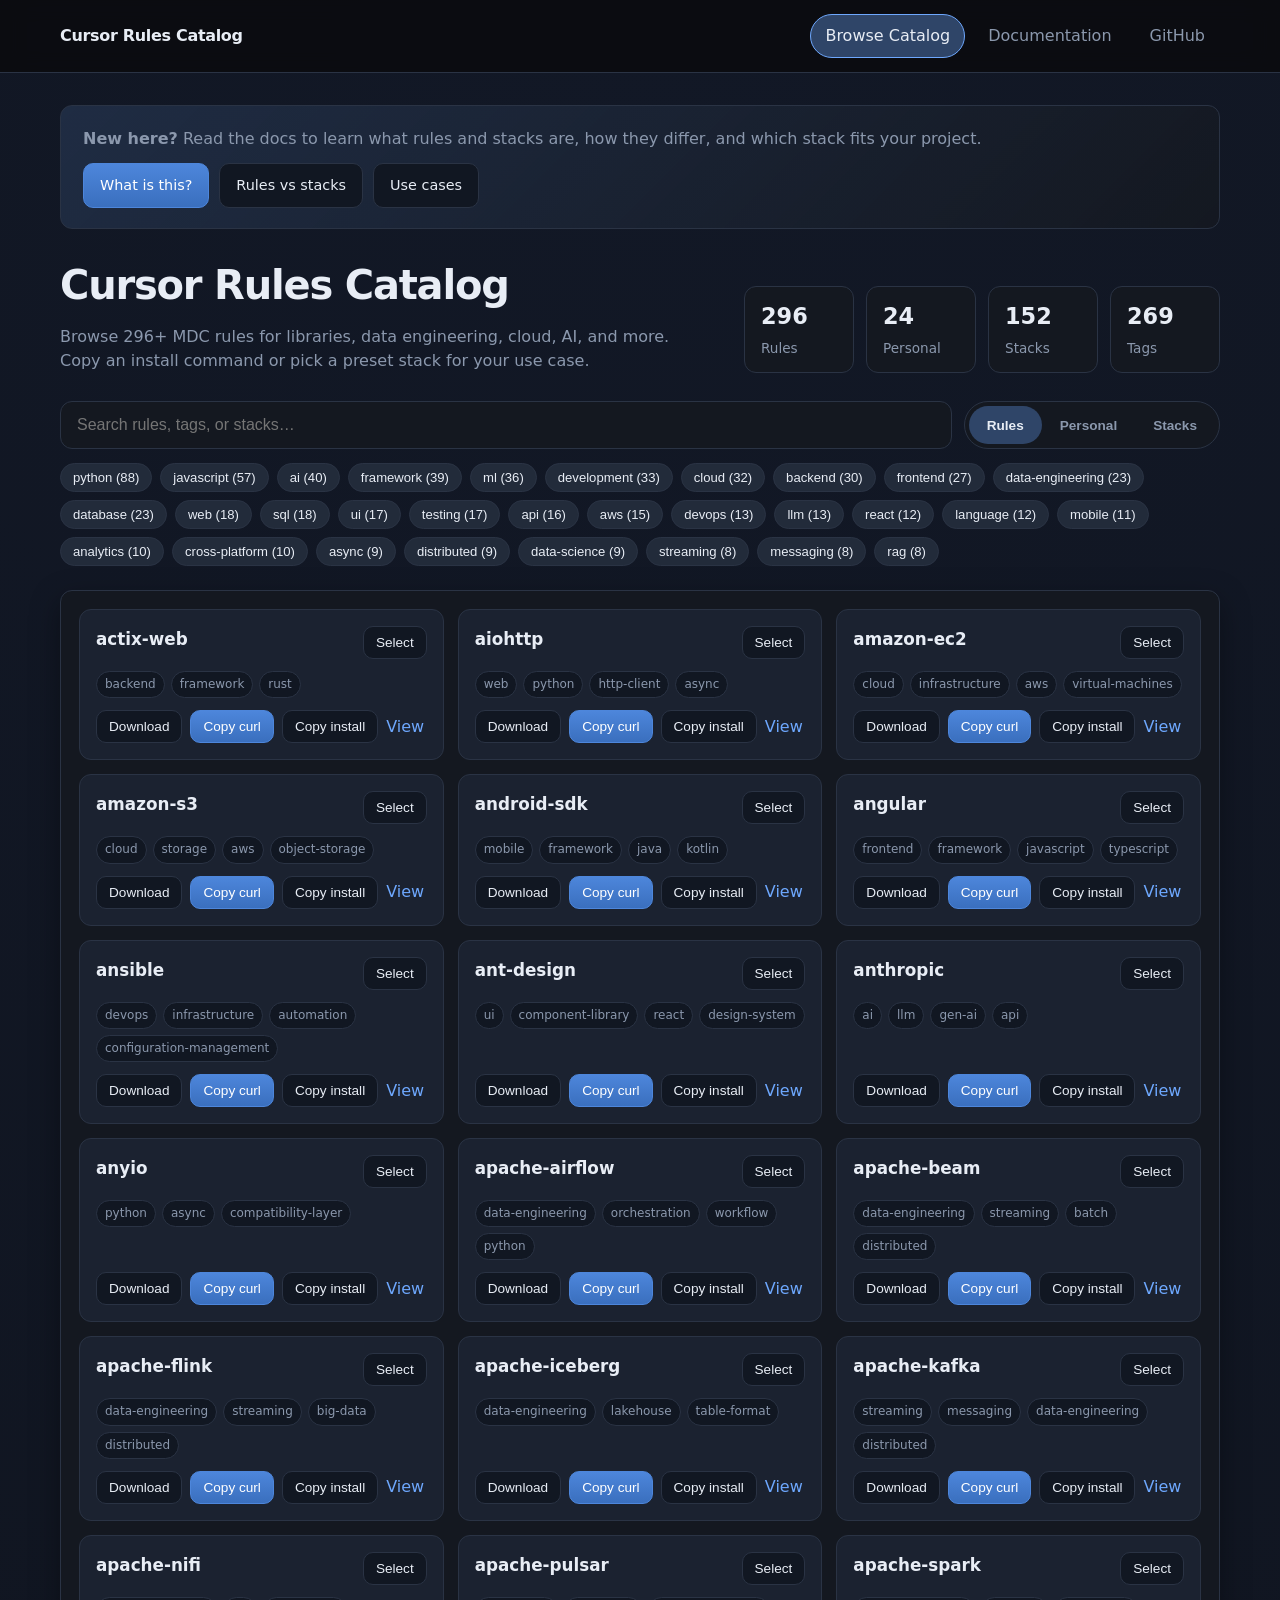
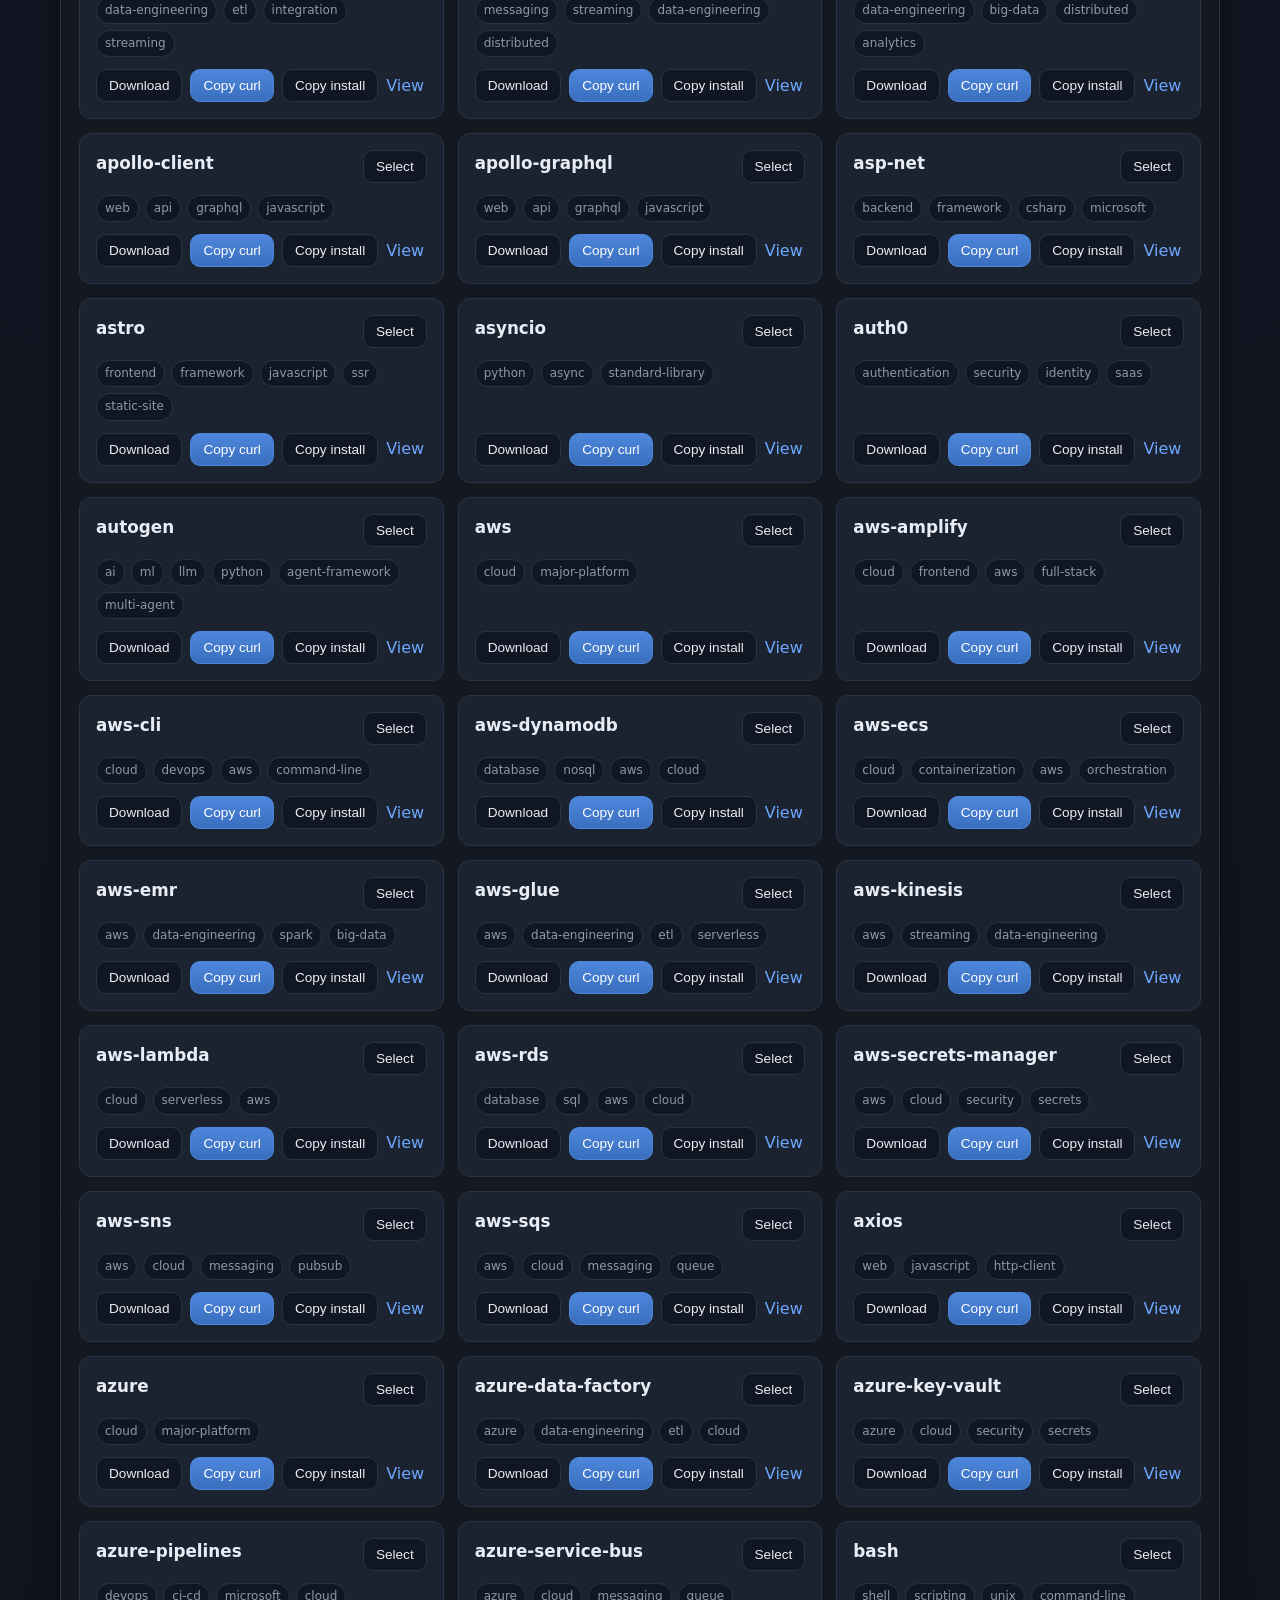
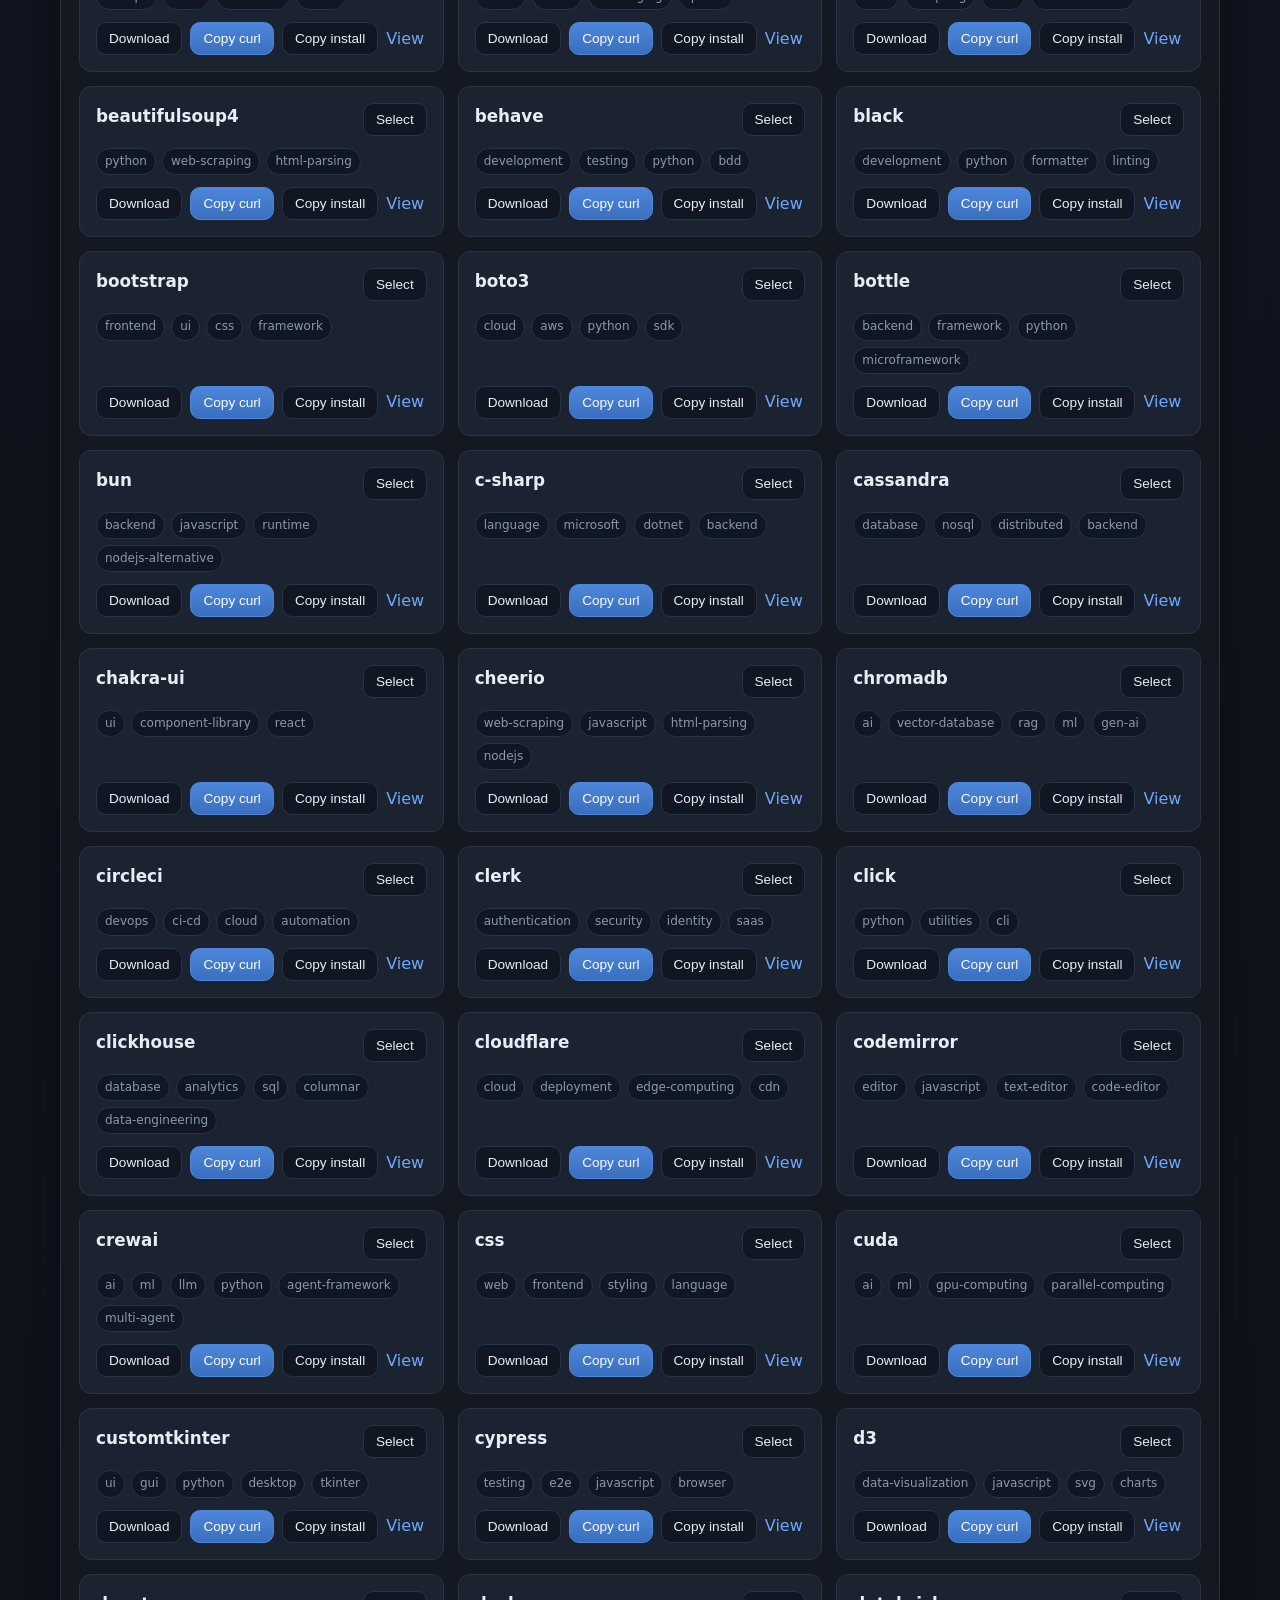
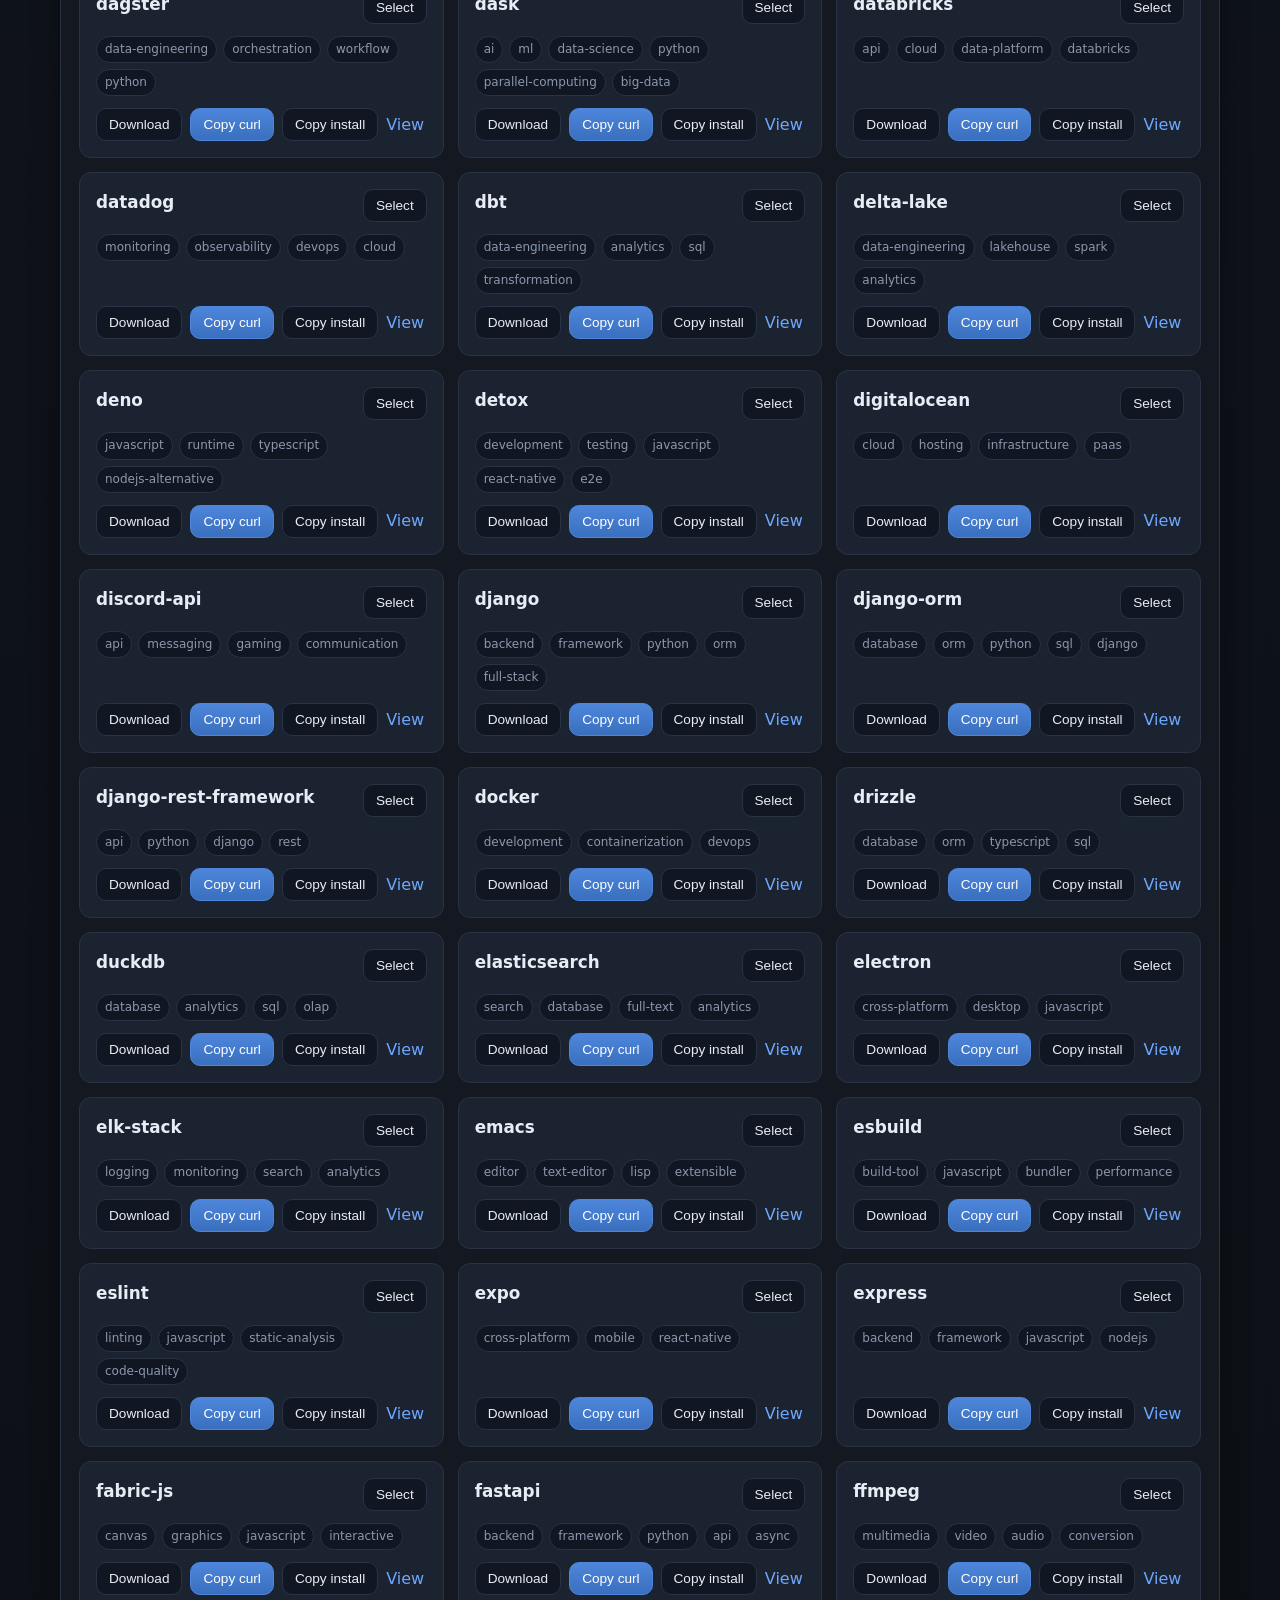
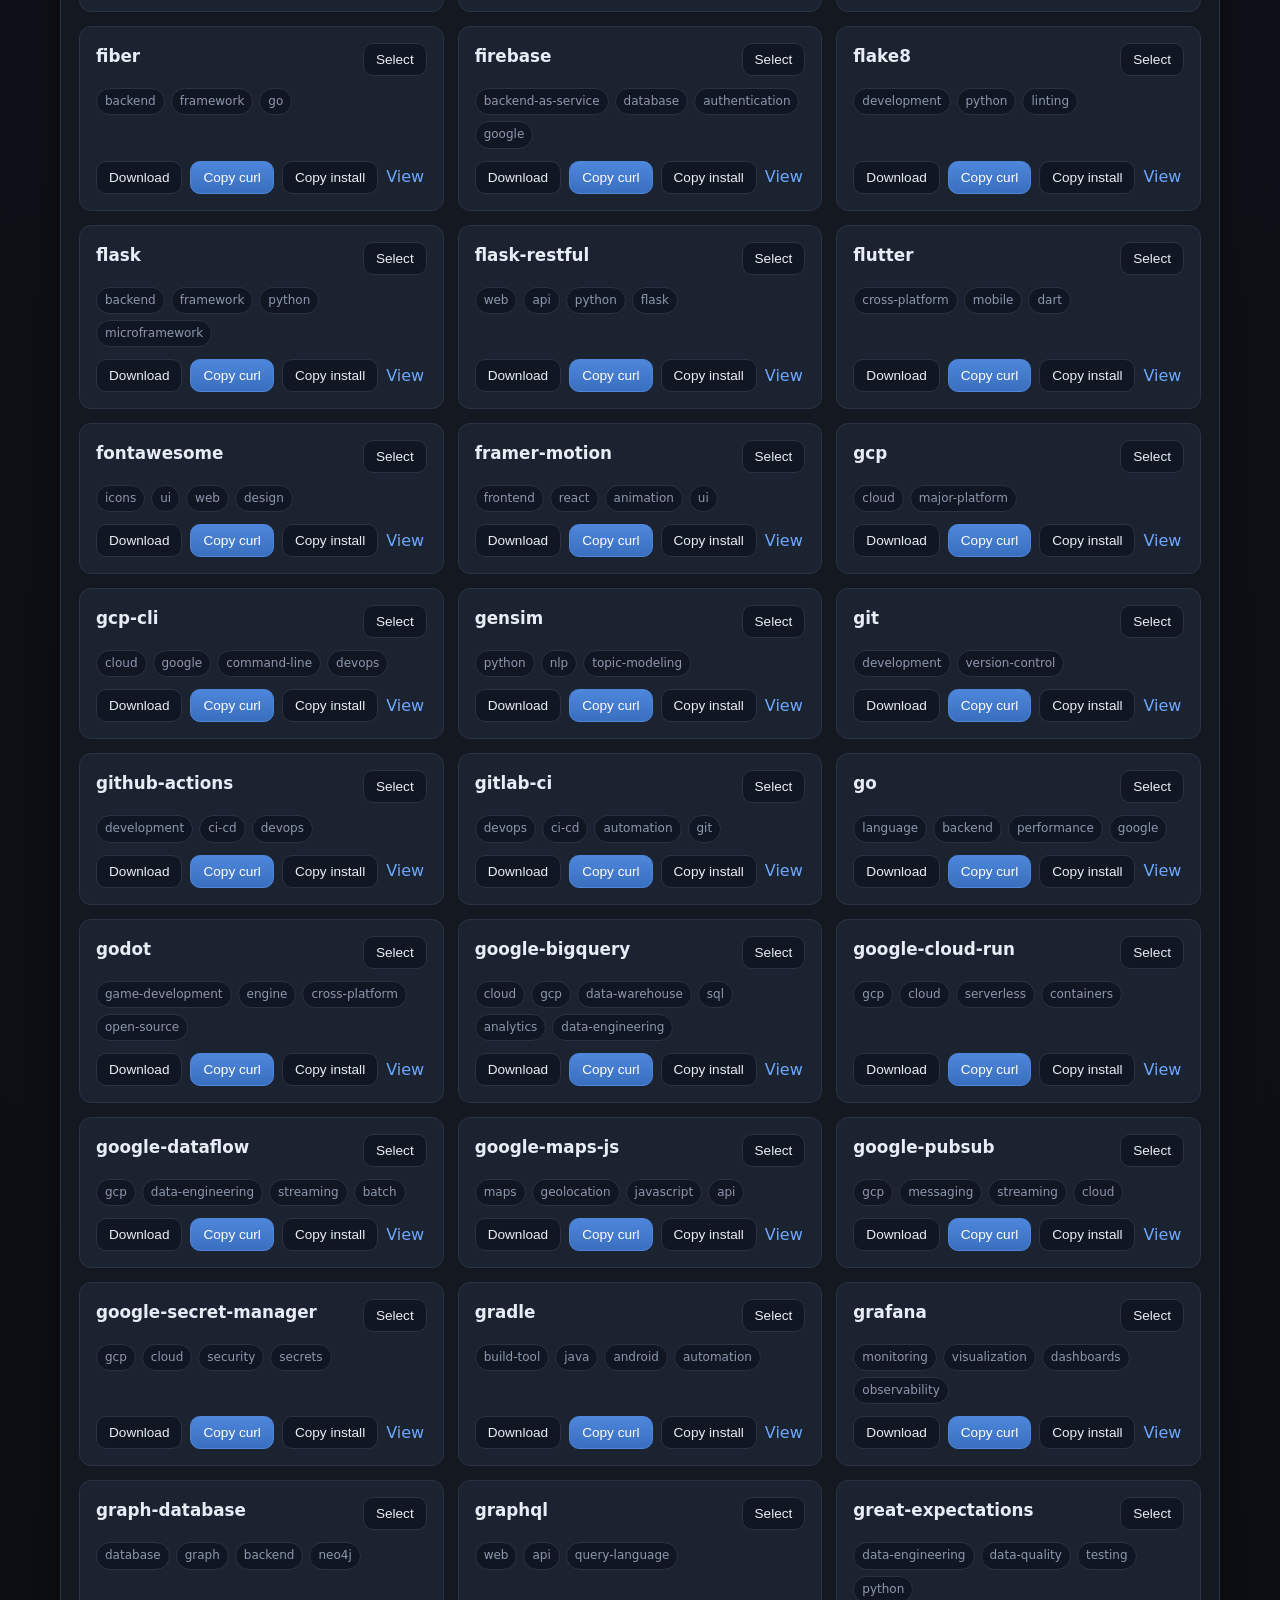
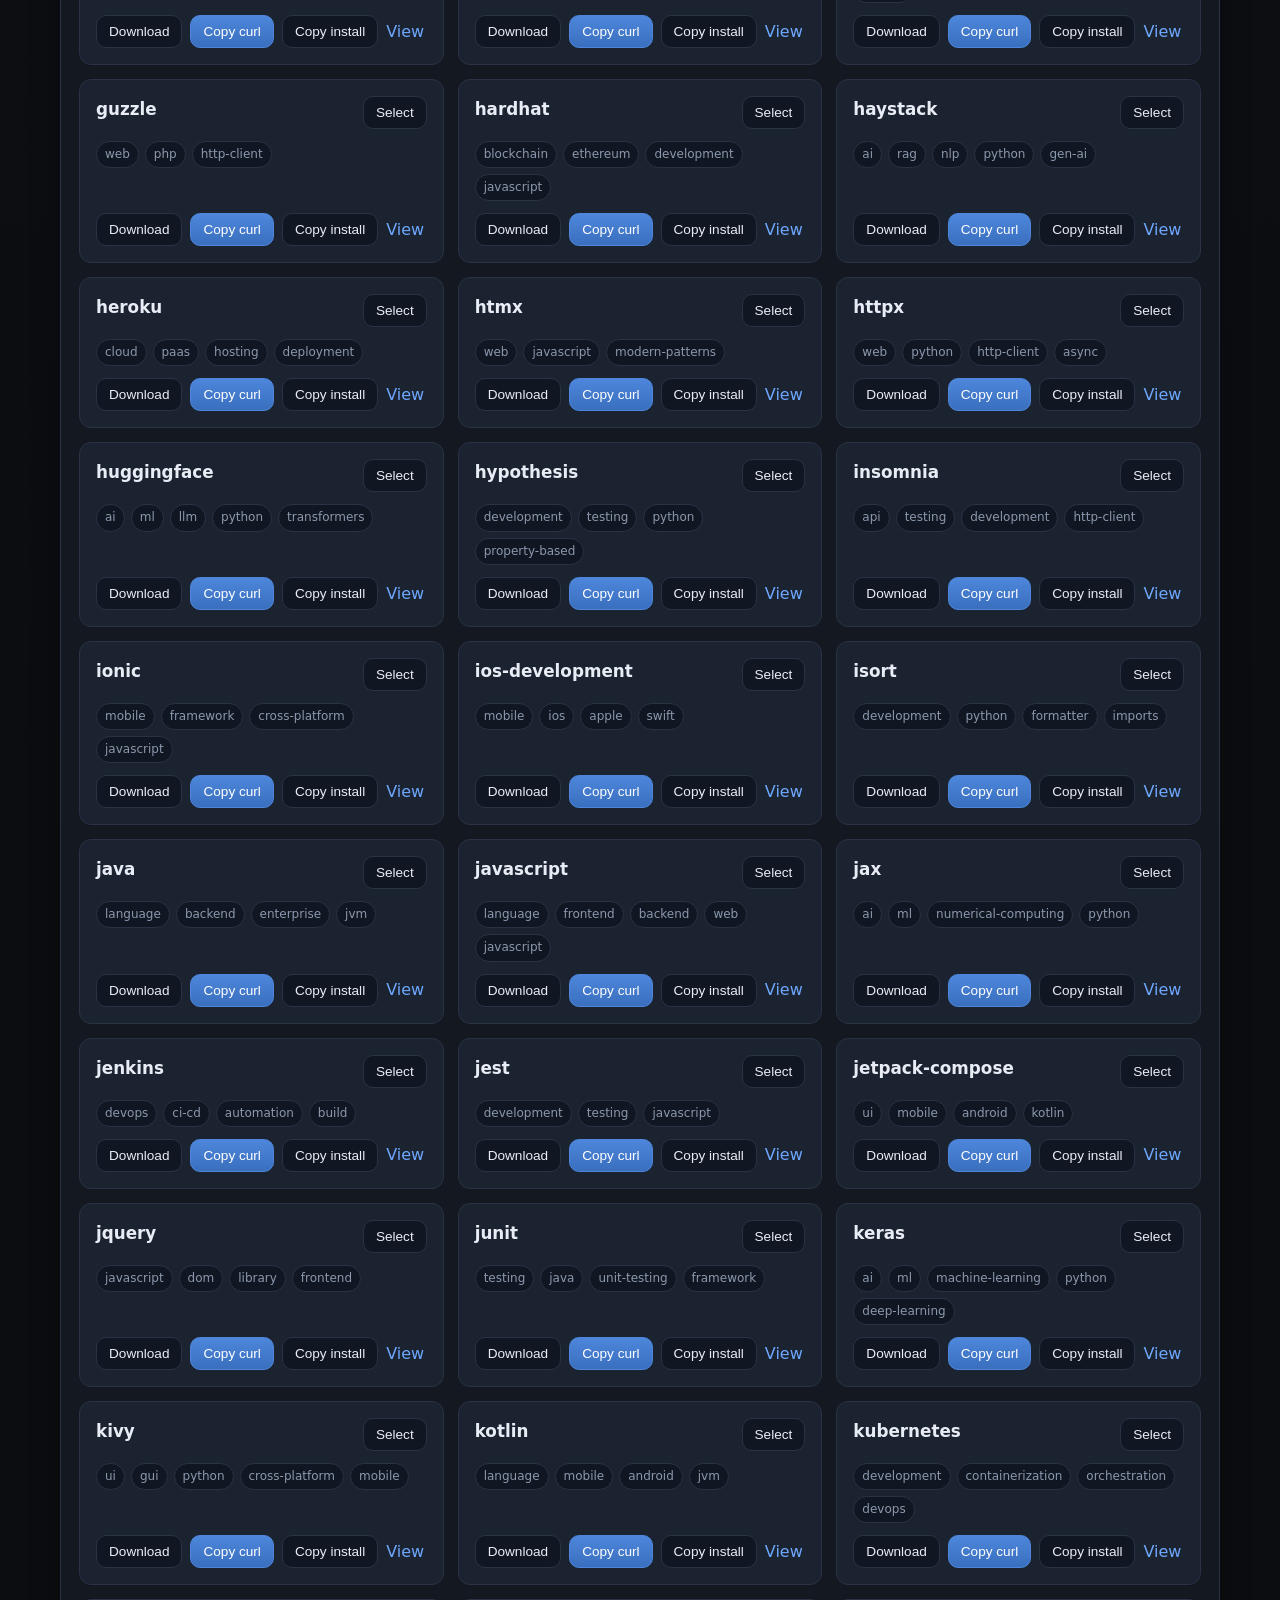
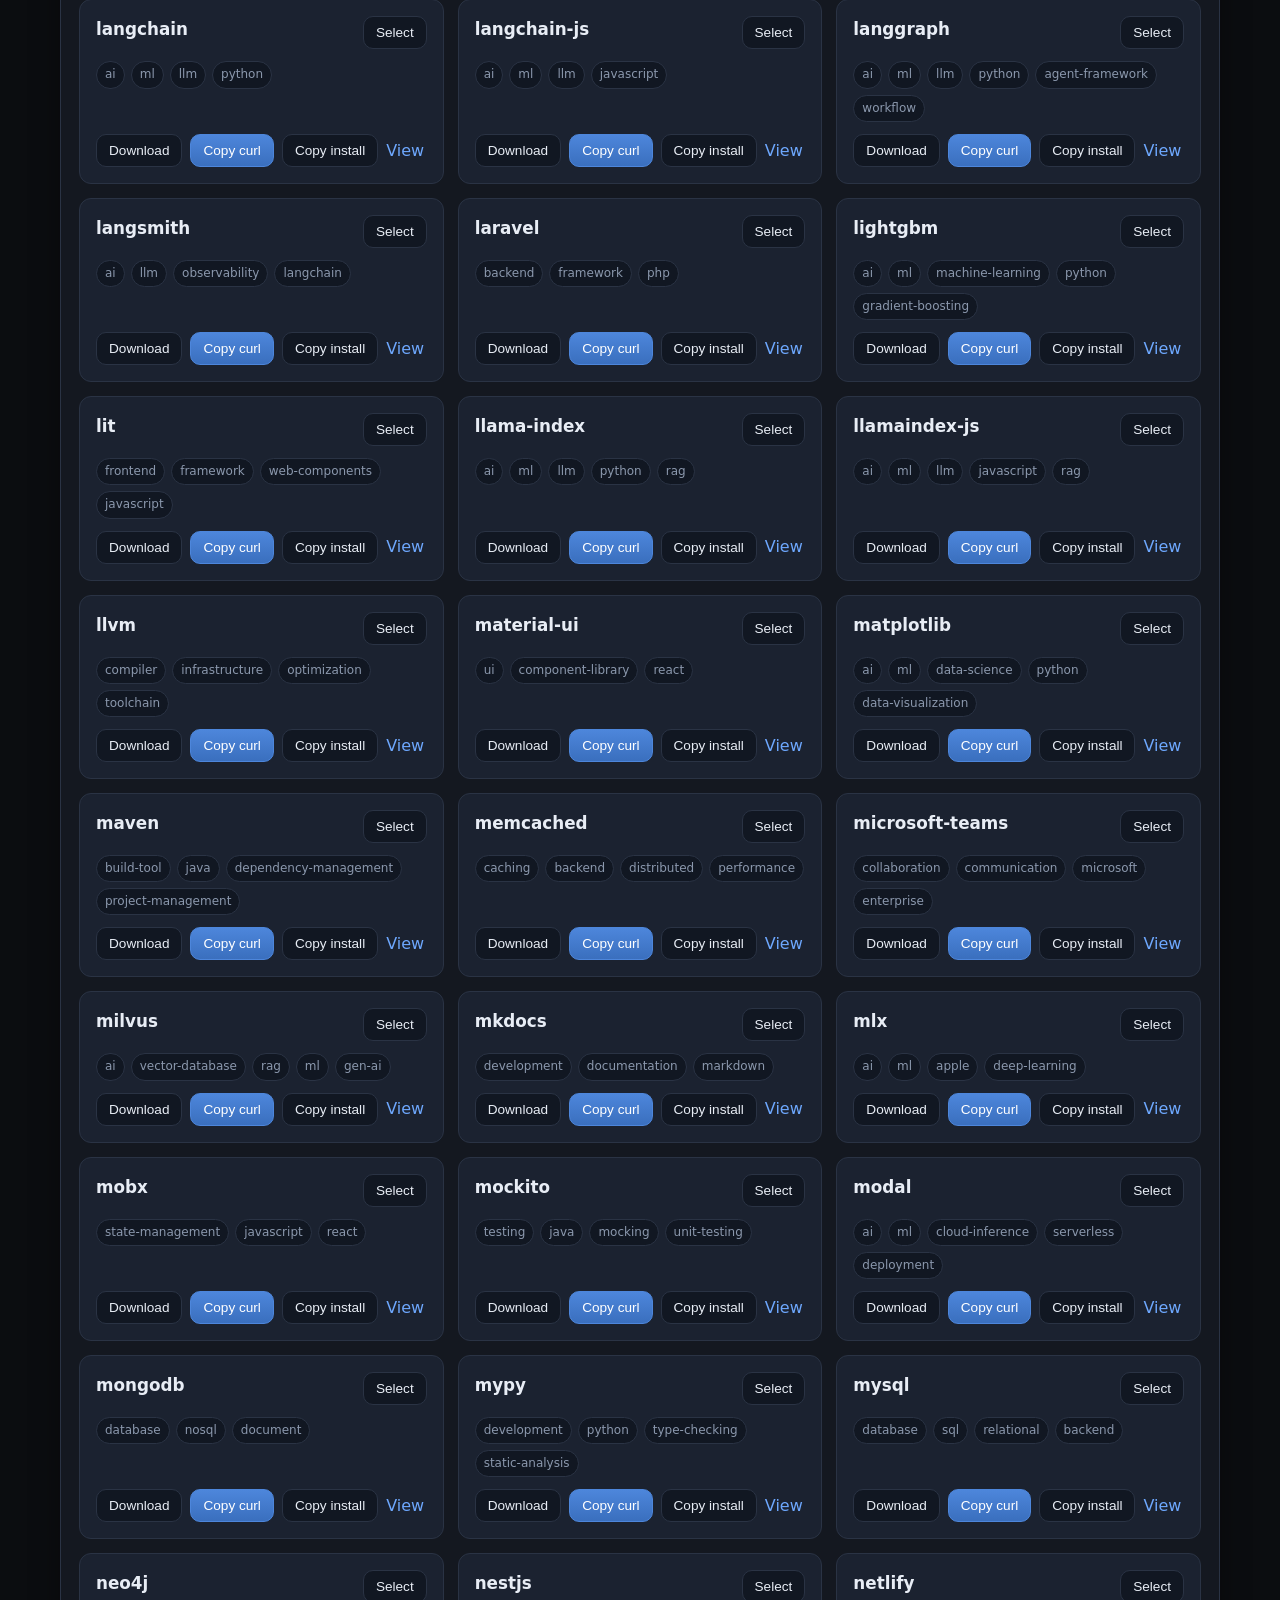
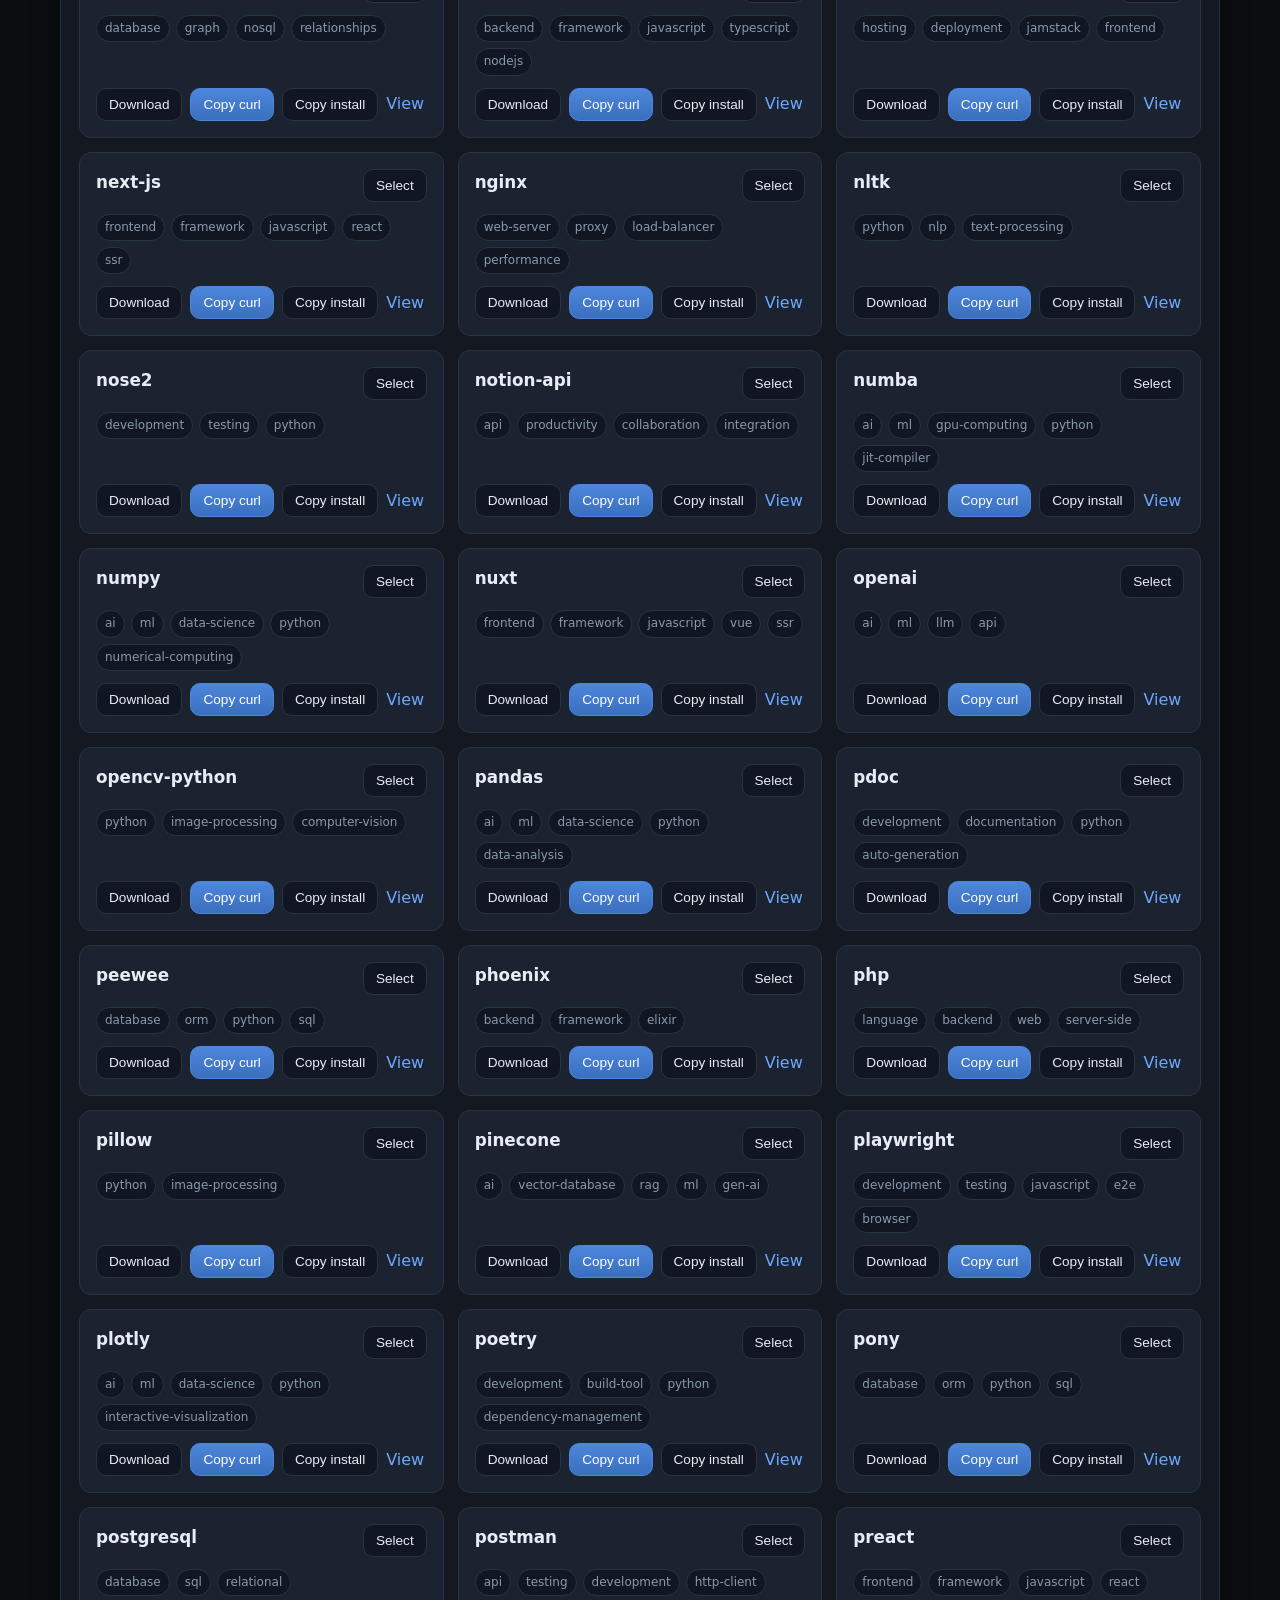
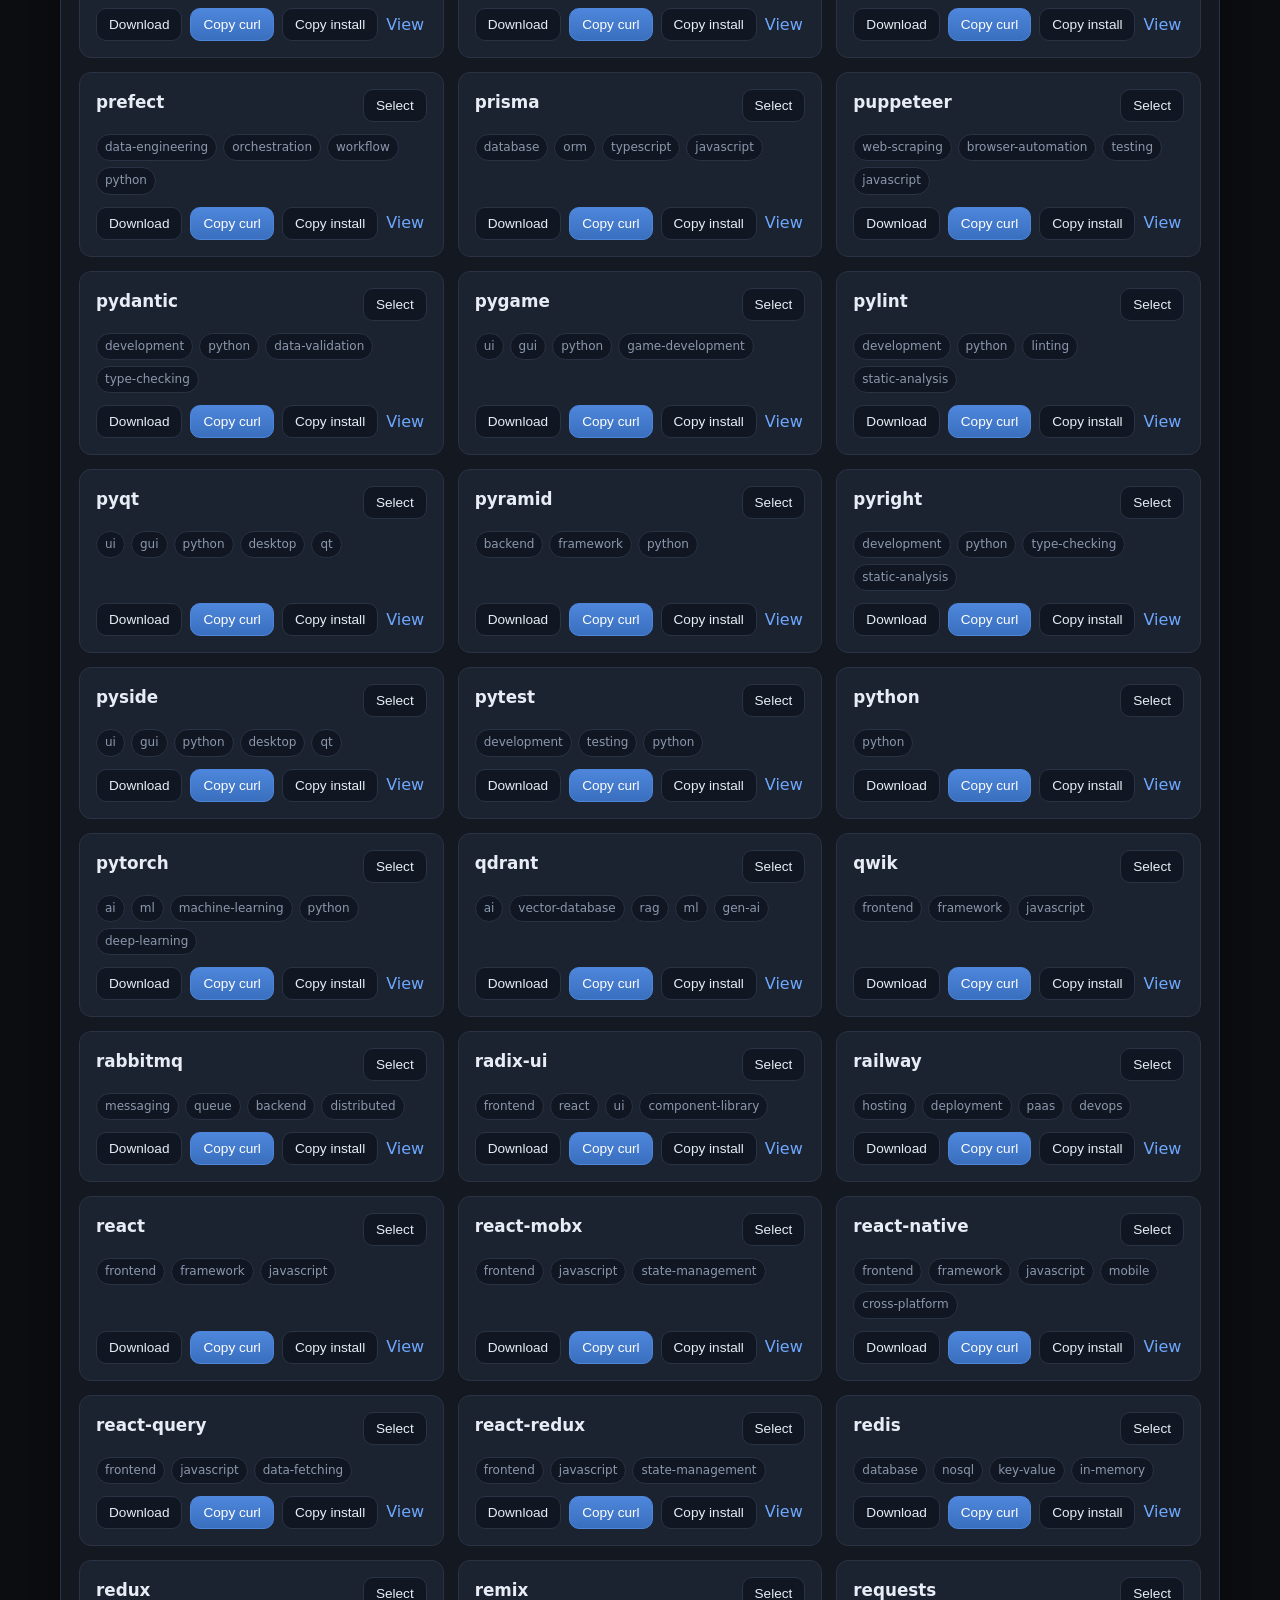
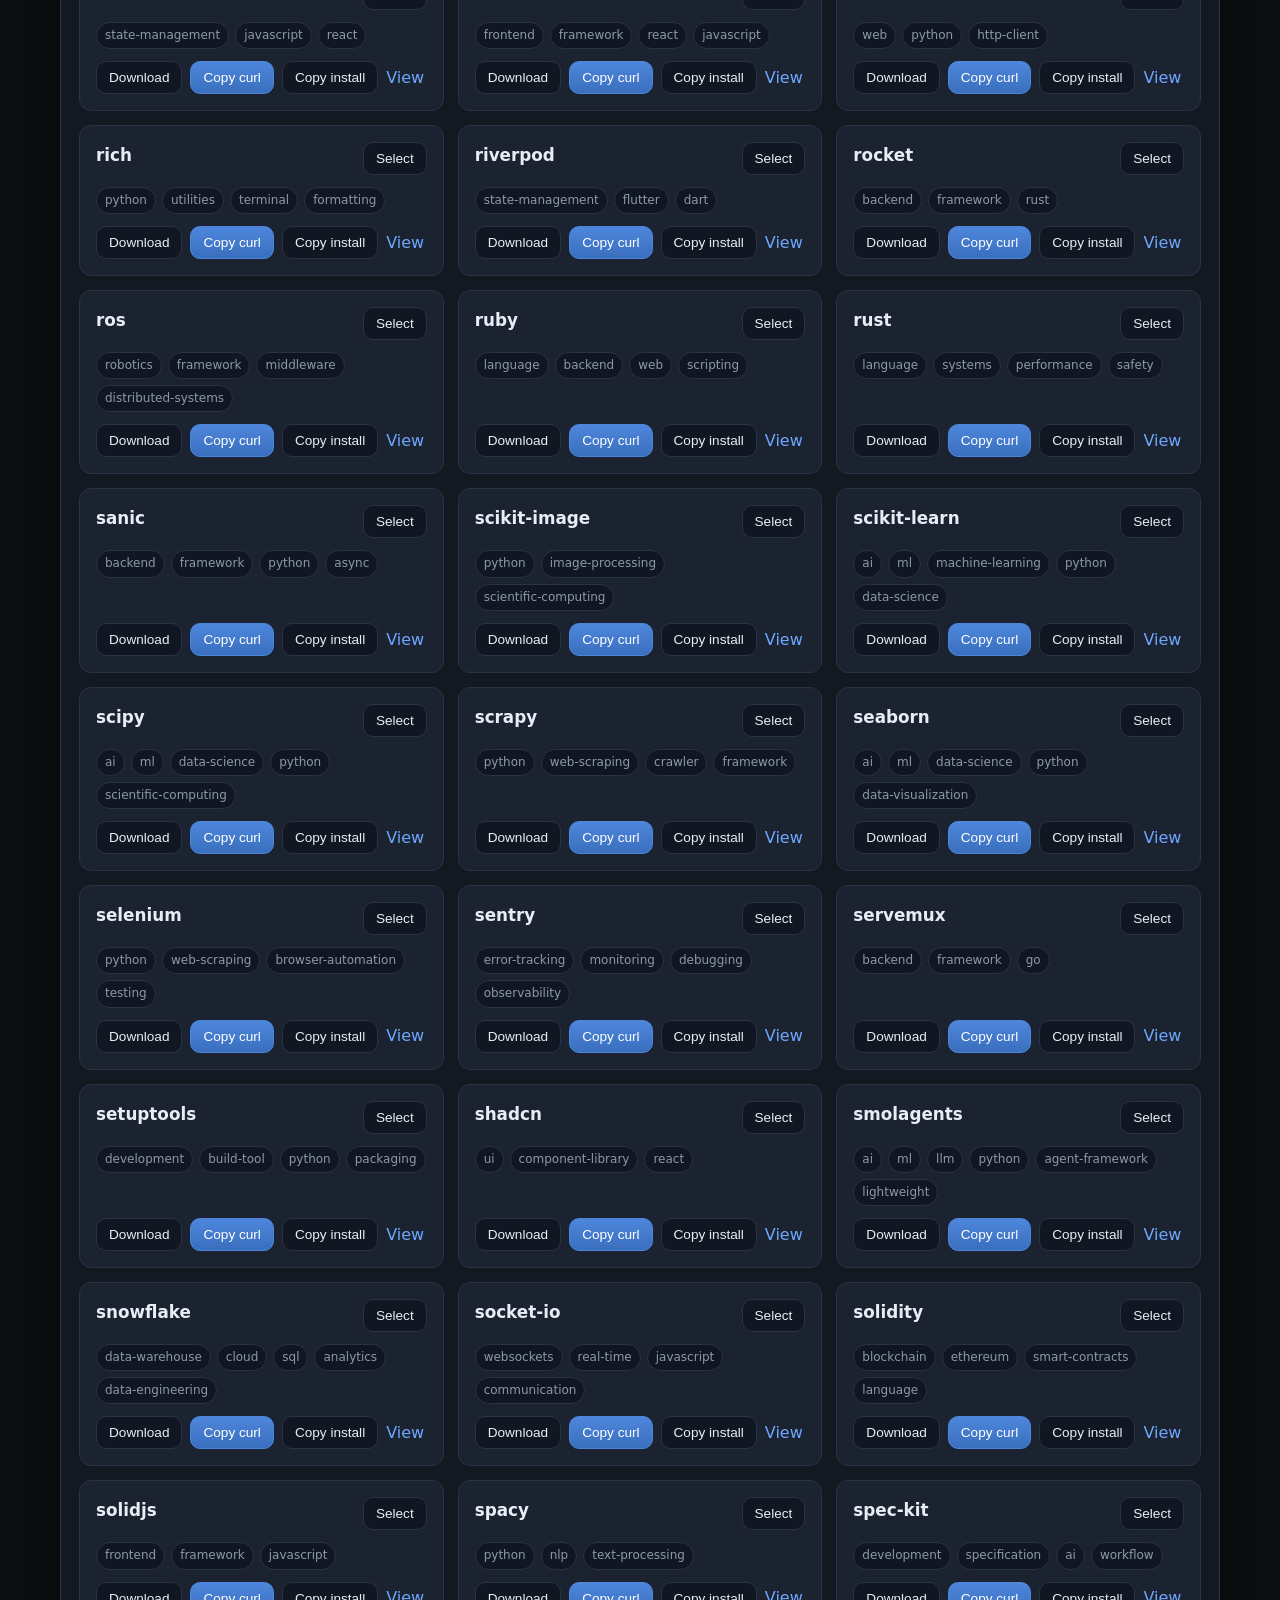
<file: docs/index.html>
<!DOCTYPE html>
<html lang="en">
<head>
  <meta charset="UTF-8">
  <meta name="viewport" content="width=device-width, initial-scale=1.0">
  <title>Cursor Rules Catalog</title>
  <meta name="description" content="Browse and install 296+ Cursor MDC rules for libraries, data engineering, cloud, and AI.">
  <link rel="stylesheet" href="styles.css">
  <style>
    header {
      display: flex;
      flex-wrap: wrap;
      gap: 16px;
      align-items: flex-end;
      justify-content: space-between;
      margin-bottom: 28px;
    }

    h1 {
      margin: 0 0 8px;
      font-size: clamp(1.8rem, 4vw, 2.5rem);
      letter-spacing: -0.03em;
    }

    .subtitle {
      color: var(--muted);
      margin: 0;
      max-width: 640px;
      line-height: 1.5;
    }

    .stats {
      display: flex;
      gap: 12px;
      flex-wrap: wrap;
    }

    .stat {
      background: var(--surface);
      border: 1px solid var(--border);
      border-radius: var(--radius);
      padding: 12px 16px;
      min-width: 110px;
    }

    .stat strong {
      display: block;
      font-size: 1.4rem;
    }

    .stat span {
      color: var(--muted);
      font-size: 0.85rem;
    }

    .toolbar {
      display: grid;
      gap: 14px;
      margin-bottom: 20px;
    }

    .search-row {
      display: flex;
      gap: 12px;
      flex-wrap: wrap;
    }

    input[type="search"] {
      flex: 1 1 280px;
      background: var(--surface);
      border: 1px solid var(--border);
      color: var(--text);
      border-radius: var(--radius);
      padding: 14px 16px;
      font-size: 1rem;
    }

    input[type="search"]:focus {
      outline: 2px solid rgba(110, 168, 254, 0.35);
      border-color: var(--accent);
    }

    .tabs {
      display: inline-flex;
      background: var(--surface);
      border: 1px solid var(--border);
      border-radius: 999px;
      padding: 4px;
    }

    .tab {
      border: 0;
      background: transparent;
      color: var(--muted);
      padding: 10px 18px;
      border-radius: 999px;
      cursor: pointer;
      font-weight: 600;
    }

    .tab.active {
      background: var(--chip-active);
      color: var(--text);
    }

    .tags {
      display: flex;
      flex-wrap: wrap;
      gap: 8px;
      max-height: 120px;
      overflow: auto;
      padding-bottom: 4px;
    }

    .tag {
      border: 1px solid var(--border);
      background: var(--chip);
      color: var(--text);
      border-radius: 999px;
      padding: 6px 12px;
      font-size: 0.82rem;
      cursor: pointer;
    }

    .tag.active {
      background: var(--chip-active);
      border-color: var(--accent);
    }

    .panel {
      background: var(--surface);
      border: 1px solid var(--border);
      border-radius: var(--radius);
      box-shadow: var(--shadow);
      overflow: hidden;
    }

    .selection-bar {
      display: none;
      align-items: center;
      justify-content: space-between;
      gap: 12px;
      padding: 14px 18px;
      border-bottom: 1px solid var(--border);
      background: var(--surface-2);
    }

    .selection-bar.visible { display: flex; }

    .grid {
      display: grid;
      grid-template-columns: repeat(auto-fill, minmax(280px, 1fr));
      gap: 14px;
      padding: 18px;
    }

    .card {
      background: var(--surface-2);
      border: 1px solid var(--border);
      border-radius: var(--radius);
      padding: 16px;
      display: flex;
      flex-direction: column;
      gap: 12px;
      transition: border-color 0.15s ease, transform 0.15s ease;
    }

    .card:hover {
      border-color: #3f516d;
      transform: translateY(-1px);
    }

    .card.selected {
      border-color: var(--accent);
      box-shadow: 0 0 0 1px rgba(110, 168, 254, 0.25);
    }

    .card-header {
      display: flex;
      align-items: flex-start;
      justify-content: space-between;
      gap: 10px;
    }

    .card h3 {
      margin: 0;
      font-size: 1.05rem;
      word-break: break-word;
    }

    .card p {
      margin: 0;
      color: var(--muted);
      font-size: 0.92rem;
      line-height: 1.45;
    }

    .card-tags {
      display: flex;
      flex-wrap: wrap;
      gap: 6px;
    }

    .mini-tag {
      font-size: 0.75rem;
      color: var(--muted);
      background: #111722;
      border: 1px solid var(--border);
      border-radius: 999px;
      padding: 3px 8px;
    }

    .card-actions {
      display: flex;
      flex-wrap: wrap;
      gap: 8px;
      margin-top: auto;
      align-items: center;
    }

    button {
      border: 1px solid var(--border);
      background: #111722;
      color: var(--text);
      border-radius: 10px;
      padding: 8px 12px;
      cursor: pointer;
      font-size: 0.85rem;
    }

    button.primary {
      background: linear-gradient(180deg, #4d86db, #3a6fbe);
      border-color: #4d86db;
      color: white;
    }

    button.ghost:hover,
    button.primary:hover {
      filter: brightness(1.08);
    }

    .command-box {
      margin-top: 18px;
      background: var(--surface);
      border: 1px solid var(--border);
      border-radius: var(--radius);
      padding: 16px;
    }

    .command-box label {
      display: block;
      color: var(--muted);
      font-size: 0.85rem;
      margin-bottom: 8px;
    }

    pre {
      margin: 0;
      white-space: pre-wrap;
      word-break: break-all;
      background: #0a0f17;
      border: 1px solid var(--border);
      border-radius: 10px;
      padding: 12px;
      font-size: 0.82rem;
      line-height: 1.5;
    }

    .empty {
      padding: 48px 24px;
      text-align: center;
      color: var(--muted);
      grid-column: 1 / -1;
    }

    footer {
      margin-top: 28px;
      color: var(--muted);
      font-size: 0.9rem;
      line-height: 1.6;
    }

    .toast {
      position: fixed;
      bottom: 24px;
      right: 24px;
      background: #17301f;
      border: 1px solid rgba(61, 214, 140, 0.35);
      color: var(--accent-2);
      padding: 12px 16px;
      border-radius: 10px;
      opacity: 0;
      transform: translateY(8px);
      transition: 0.2s ease;
      pointer-events: none;
    }

    .toast.show {
      opacity: 1;
      transform: translateY(0);
    }

    @media (max-width: 720px) {
      .selection-bar {
        flex-direction: column;
        align-items: stretch;
      }
    }
  </style>
</head>
<body>
  <nav class="site-nav">
    <div class="site-nav-inner">
      <a class="site-brand" href="index.html">Cursor Rules Catalog</a>
      <div class="site-links">
        <a href="index.html" class="active">Browse Catalog</a>
        <a href="guide.html">Documentation</a>
        <a id="nav-github-link" href="https://github.com/tarunmittal-impact-analytics/awesome-cursor-rules-mdc" target="_blank" rel="noreferrer">GitHub</a>
      </div>
    </div>
  </nav>

  <div class="container">
    <div class="hero-banner">
      <p><strong>New here?</strong> Read the docs to learn what rules and stacks are, how they differ, and which stack fits your project.</p>
      <div class="hero-actions">
        <a class="btn primary" href="guide.html#what-is-it">What is this?</a>
        <a class="btn" href="guide.html#rules-vs-stacks">Rules vs stacks</a>
        <a class="btn" href="guide.html#use-cases">Use cases</a>
      </div>
    </div>

    <header>
      <div>
        <h1>Cursor Rules Catalog</h1>
        <p class="subtitle">
          Browse 296+ MDC rules for libraries, data engineering, cloud, AI, and more. Copy an install command or pick a preset stack for your use case.
        </p>
      </div>
      <div class="stats">
        <div class="stat"><strong id="stat-rules">—</strong><span>Rules</span></div>
        <div class="stat"><strong id="stat-custom">—</strong><span>Personal</span></div>
        <div class="stat"><strong id="stat-stacks">—</strong><span>Stacks</span></div>
        <div class="stat"><strong id="stat-tags">—</strong><span>Tags</span></div>
      </div>
    </header>

    <div class="toolbar">
      <div class="search-row">
        <input id="search" type="search" placeholder="Search rules, tags, or stacks…">
        <div class="tabs">
          <button class="tab active" data-view="rules">Rules</button>
          <button class="tab" data-view="custom">Personal</button>
          <button class="tab" data-view="stacks">Stacks</button>
        </div>
      </div>
      <div id="tag-filters" class="tags"></div>
    </div>

    <section class="panel">
      <div id="selection-bar" class="selection-bar">
        <span id="selection-count">0 selected</span>
        <div>
          <button id="copy-selected-curl" class="primary">Copy curl install</button>
          <button id="copy-selected-uv" class="ghost">Copy uv install</button>
          <button id="clear-selection" class="ghost">Clear</button>
        </div>
      </div>
      <div id="content" class="grid"></div>
    </section>

    <div class="command-box">
      <label>Quick install from any project (no clone — run inside your app folder)</label>
      <pre id="quick-curl">Loading…</pre>
    </div>

    <div class="command-box">
      <label>Auto-install by friendly name (stack / alias / tags)</label>
      <pre id="quick-alias">Loading…</pre>
    </div>

    <div class="command-box">
      <label>Download the standalone installer script</label>
      <pre id="quick-script">Loading…</pre>
    </div>

    <footer>
      Part of <a id="repo-link" href="#" target="_blank" rel="noreferrer">awesome-cursor-rules-mdc</a>.
      Rules install into <code>.cursor/rules/</code>.
      · <a href="guide.html">Documentation</a>
      · <a id="footer-guide-link" href="guide.html">Rules vs stacks explained</a>
    </footer>
  </div>

  <div id="toast" class="toast">Copied to clipboard</div>

  <script>
    const state = {
      catalog: null,
      view: "rules",
      query: "",
      activeTags: new Set(),
      selectedRules: new Set(),
      selectedCustom: new Set(),
    };

    const els = {
      content: document.getElementById("content"),
      search: document.getElementById("search"),
      tagFilters: document.getElementById("tag-filters"),
      selectionBar: document.getElementById("selection-bar"),
      selectionCount: document.getElementById("selection-count"),
      quickCurl: document.getElementById("quick-curl"),
      quickAlias: document.getElementById("quick-alias"),
      quickScript: document.getElementById("quick-script"),
      toast: document.getElementById("toast"),
      statRules: document.getElementById("stat-rules"),
      statCustom: document.getElementById("stat-custom"),
      statStacks: document.getElementById("stat-stacks"),
      statTags: document.getElementById("stat-tags"),
    };

    function showToast(message) {
      els.toast.textContent = message;
      els.toast.classList.add("show");
      setTimeout(() => els.toast.classList.remove("show"), 1800);
    }

    async function copyText(text) {
      await navigator.clipboard.writeText(text);
      showToast("Copied to clipboard");
    }

    async function downloadRule(name, kind = "library") {
      const base = kind === "custom" ? state.catalog.customRulesBase : state.catalog.rulesMdcBase;
      const url = `${base}/${name}.mdc`;
      try {
        const response = await fetch(url);
        if (!response.ok) throw new Error(`HTTP ${response.status}`);
        const blob = await response.blob();
        const link = document.createElement("a");
        link.href = URL.createObjectURL(blob);
        link.download = `${name}.mdc`;
        link.click();
        URL.revokeObjectURL(link.href);
        showToast(`Downloaded ${name}.mdc`);
      } catch (error) {
        showToast(`Download failed: ${error.message}`);
      }
    }

    function quickInstallCmd(extra) {
      const url = state.catalog.quickInstallUrl || `${state.catalog.rulesMdcBase.replace("/rules-mdc", "")}/src/quick_install.py`;
      return `curl -fsSL ${url} | python3 - ${extra} --here`;
    }

    function curlInstallCustom(rules) {
      const base = state.catalog.installShUrl;
      return `curl -fsSL ${base} | bash -s -- --custom ${rules.join(" ")} --here`;
    }

    function uvInstallCustom(rules) {
      return quickInstallCmd(`--custom ${rules.join(" ")}`);
    }

    function curlInstall(rules, stack) {
      const base = state.catalog.installShUrl;
      if (stack) {
        return `curl -fsSL ${base} | bash -s -- --stack ${stack} --here`;
      }
      return `curl -fsSL ${base} | bash -s -- ${rules.join(" ")} --here`;
    }

    function uvInstall(rules, stack) {
      if (stack) return quickInstallCmd(`--stack ${stack}`);
      return quickInstallCmd(rules.join(" "));
    }

    function matchesQuery(text) {
      if (!state.query) return true;
      return text.toLowerCase().includes(state.query.toLowerCase());
    }

    function ruleMatchesTags(tags) {
      if (state.activeTags.size === 0) return true;
      const ruleTags = new Set(tags.map((t) => t.toLowerCase()));
      for (const tag of state.activeTags) {
        if (ruleTags.has(tag)) return true;
      }
      return false;
    }

    function renderTags() {
      els.tagFilters.innerHTML = "";
      if (state.view !== "rules") {
        els.tagFilters.style.display = "none";
        return;
      }
      els.tagFilters.style.display = "flex";

      state.catalog.tags.slice(0, 30).forEach(({ name, count }) => {
        const btn = document.createElement("button");
        btn.className = "tag" + (state.activeTags.has(name) ? " active" : "");
        btn.textContent = `${name} (${count})`;
        btn.onclick = () => {
          if (state.activeTags.has(name)) state.activeTags.delete(name);
          else state.activeTags.add(name);
          renderTags();
          renderContent();
        };
        els.tagFilters.appendChild(btn);
      });
    }

    function toggleRule(name) {
      if (state.selectedRules.has(name)) state.selectedRules.delete(name);
      else state.selectedRules.add(name);
      updateSelectionBar();
      renderContent();
    }

    function updateSelectionBar() {
      const count = state.view === "custom" ? state.selectedCustom.size : state.selectedRules.size;
      els.selectionCount.textContent = `${count} selected`;
      els.selectionBar.classList.toggle("visible", count > 0 && (state.view === "rules" || state.view === "custom"));
    }

    function renderCustomRules() {
      const rules = state.catalog.customRules || [];
      const filtered = rules.filter((rule) => {
        const haystack = [rule.name, rule.description || "", ...rule.tags].join(" ");
        return matchesQuery(haystack);
      });

      if (filtered.length === 0) {
        els.content.innerHTML = '<div class="empty">No personal rules match your search.</div>';
        return;
      }

      els.content.innerHTML = filtered.map((rule) => {
        const selected = state.selectedCustom.has(rule.name);
        const tags = rule.tags.slice(0, 6).map((t) => `<span class="mini-tag">${t}</span>`).join("");
        return `
          <article class="card${selected ? " selected" : ""}">
            <div class="card-header">
              <h3>${rule.name}</h3>
              <button class="ghost" data-select-custom="${rule.name}">${selected ? "Selected" : "Select"}</button>
            </div>
            <p>${rule.description || ""}</p>
            <div class="card-tags">${tags}</div>
            <div class="card-actions">
              <button class="ghost" data-download-custom="${rule.name}">Download</button>
              <button class="primary" data-custom-curl="${rule.name}">Copy curl</button>
              <button class="ghost" data-custom-uv="${rule.name}">Copy install</button>
              <a href="${state.catalog.customRulesBase}/${rule.name}.mdc" target="_blank" rel="noreferrer">View</a>
            </div>
          </article>
        `;
      }).join("");

      els.content.querySelectorAll("[data-select-custom]").forEach((btn) => {
        btn.onclick = () => {
          const name = btn.dataset.selectCustom;
          if (state.selectedCustom.has(name)) state.selectedCustom.delete(name);
          else state.selectedCustom.add(name);
          updateSelectionBar();
          renderContent();
        };
      });
      els.content.querySelectorAll("[data-download-custom]").forEach((btn) => {
        btn.onclick = () => downloadRule(btn.dataset.downloadCustom, "custom");
      });
      els.content.querySelectorAll("[data-custom-curl]").forEach((btn) => {
        btn.onclick = () => copyText(curlInstallCustom([btn.dataset.customCurl]));
      });
      els.content.querySelectorAll("[data-custom-uv]").forEach((btn) => {
        btn.onclick = () => copyText(uvInstallCustom([btn.dataset.customUv]));
      });
    }

    function renderRules() {
      const filtered = state.catalog.rules.filter((rule) => {
        const haystack = [rule.name, ...rule.tags].join(" ");
        return matchesQuery(haystack) && ruleMatchesTags(rule.tags);
      });

      if (filtered.length === 0) {
        els.content.innerHTML = '<div class="empty">No rules match your search.</div>';
        return;
      }

      els.content.innerHTML = filtered.map((rule) => {
        const selected = state.selectedRules.has(rule.name);
        const tags = rule.tags.slice(0, 6).map((t) => `<span class="mini-tag">${t}</span>`).join("");
        return `
          <article class="card${selected ? " selected" : ""}">
            <div class="card-header">
              <h3>${rule.name}</h3>
              <button class="ghost" data-select="${rule.name}">${selected ? "Selected" : "Select"}</button>
            </div>
            <div class="card-tags">${tags}</div>
            <div class="card-actions">
              <button class="ghost" data-download="${rule.name}">Download</button>
              <button class="primary" data-curl="${rule.name}">Copy curl</button>
              <button class="ghost" data-uv="${rule.name}">Copy install</button>
              <a href="${state.catalog.rulesMdcBase}/${rule.name}.mdc" target="_blank" rel="noreferrer">View</a>
            </div>
          </article>
        `;
      }).join("");

      els.content.querySelectorAll("[data-select]").forEach((btn) => {
        btn.onclick = () => toggleRule(btn.dataset.select);
      });
      els.content.querySelectorAll("[data-download]").forEach((btn) => {
        btn.onclick = () => downloadRule(btn.dataset.download);
      });
      els.content.querySelectorAll("[data-curl]").forEach((btn) => {
        btn.onclick = () => copyText(curlInstall([btn.dataset.curl]));
      });
      els.content.querySelectorAll("[data-uv]").forEach((btn) => {
        btn.onclick = () => copyText(uvInstall([btn.dataset.uv]));
      });
    }

    function renderStacks() {
      const entries = Object.entries(state.catalog.stacks).filter(([name, stack]) => {
        const haystack = [name, stack.description, ...stack.rules].join(" ");
        return matchesQuery(haystack);
      });

      if (entries.length === 0) {
        els.content.innerHTML = '<div class="empty">No stacks match your search.</div>';
        return;
      }

      els.content.innerHTML = entries.map(([name, stack]) => {
        const rules = stack.rules.map((r) => `<span class="mini-tag">${r}</span>`).join("");
        return `
          <article class="card">
            <h3>${name}</h3>
            <p>${stack.description}</p>
            <div class="card-tags">${rules}</div>
            <div class="card-actions">
              <button class="primary" data-stack-curl="${name}">Copy curl</button>
              <button class="ghost" data-stack-uv="${name}">Copy uv</button>
            </div>
          </article>
        `;
      }).join("");

      els.content.querySelectorAll("[data-stack-curl]").forEach((btn) => {
        btn.onclick = () => copyText(curlInstall([], btn.dataset.stackCurl));
      });
      els.content.querySelectorAll("[data-stack-uv]").forEach((btn) => {
        btn.onclick = () => copyText(uvInstall([], btn.dataset.stackUv));
      });
    }

    function renderContent() {
      if (state.view === "rules") renderRules();
      else if (state.view === "custom") renderCustomRules();
      else renderStacks();
      updateSelectionBar();
    }

    function setView(view) {
      state.view = view;
      document.querySelectorAll(".tab").forEach((tab) => {
        tab.classList.toggle("active", tab.dataset.view === view);
      });
      renderTags();
      renderContent();
    }

    async function init() {
      const response = await fetch("catalog.json");
      state.catalog = await response.json();

      els.statRules.textContent = state.catalog.rules.length;
      els.statCustom.textContent = (state.catalog.customRules || []).length;
      els.statStacks.textContent = Object.keys(state.catalog.stacks).length;
      els.statTags.textContent = state.catalog.tags.length;
      els.quickCurl.textContent = curlInstall([], "personal");
      els.quickAlias.textContent = `curl -fsSL ${state.catalog.installShUrl} | bash -s -- --alias "python backend" --here`;
      els.quickScript.textContent = `# Download installer script\ncurl -fsSL ${state.catalog.quickInstallUrl} -o quick_install.py\n\n# Install by alias, stack, tag, or rule names\npython3 quick_install.py --here --alias "python backend"\npython3 quick_install.py --here --stack backend-e2e-fastapi\npython3 quick_install.py --here --tag python --custom base\npython3 quick_install.py --here --custom acid-properties\npython3 quick_install.py --list-aliases\n\n# Download a single .mdc file\npython3 quick_install.py --download react --output ./react.mdc`;

      const repoLink = document.getElementById("repo-link");
      repoLink.href = state.catalog.githubUrl;
      repoLink.textContent = state.catalog.repo;
      document.getElementById("nav-github-link").href = state.catalog.githubUrl;

      document.querySelectorAll(".tab").forEach((tab) => {
        tab.onclick = () => setView(tab.dataset.view);
      });

      els.search.addEventListener("input", (event) => {
        state.query = event.target.value.trim();
        renderContent();
      });

      document.getElementById("copy-selected-curl").onclick = () => {
        if (state.view === "custom") copyText(curlInstallCustom([...state.selectedCustom]));
        else copyText(curlInstall([...state.selectedRules]));
      };
      document.getElementById("copy-selected-uv").onclick = () => {
        if (state.view === "custom") copyText(uvInstallCustom([...state.selectedCustom]));
        else copyText(uvInstall([...state.selectedRules]));
      };
      document.getElementById("clear-selection").onclick = () => {
        state.selectedRules.clear();
        renderContent();
      };

      renderTags();
      renderContent();
    }

    init().catch((error) => {
      els.content.innerHTML = `<div class="empty">Failed to load catalog: ${error.message}</div>`;
    });
  </script>
</body>
</html>
</file>
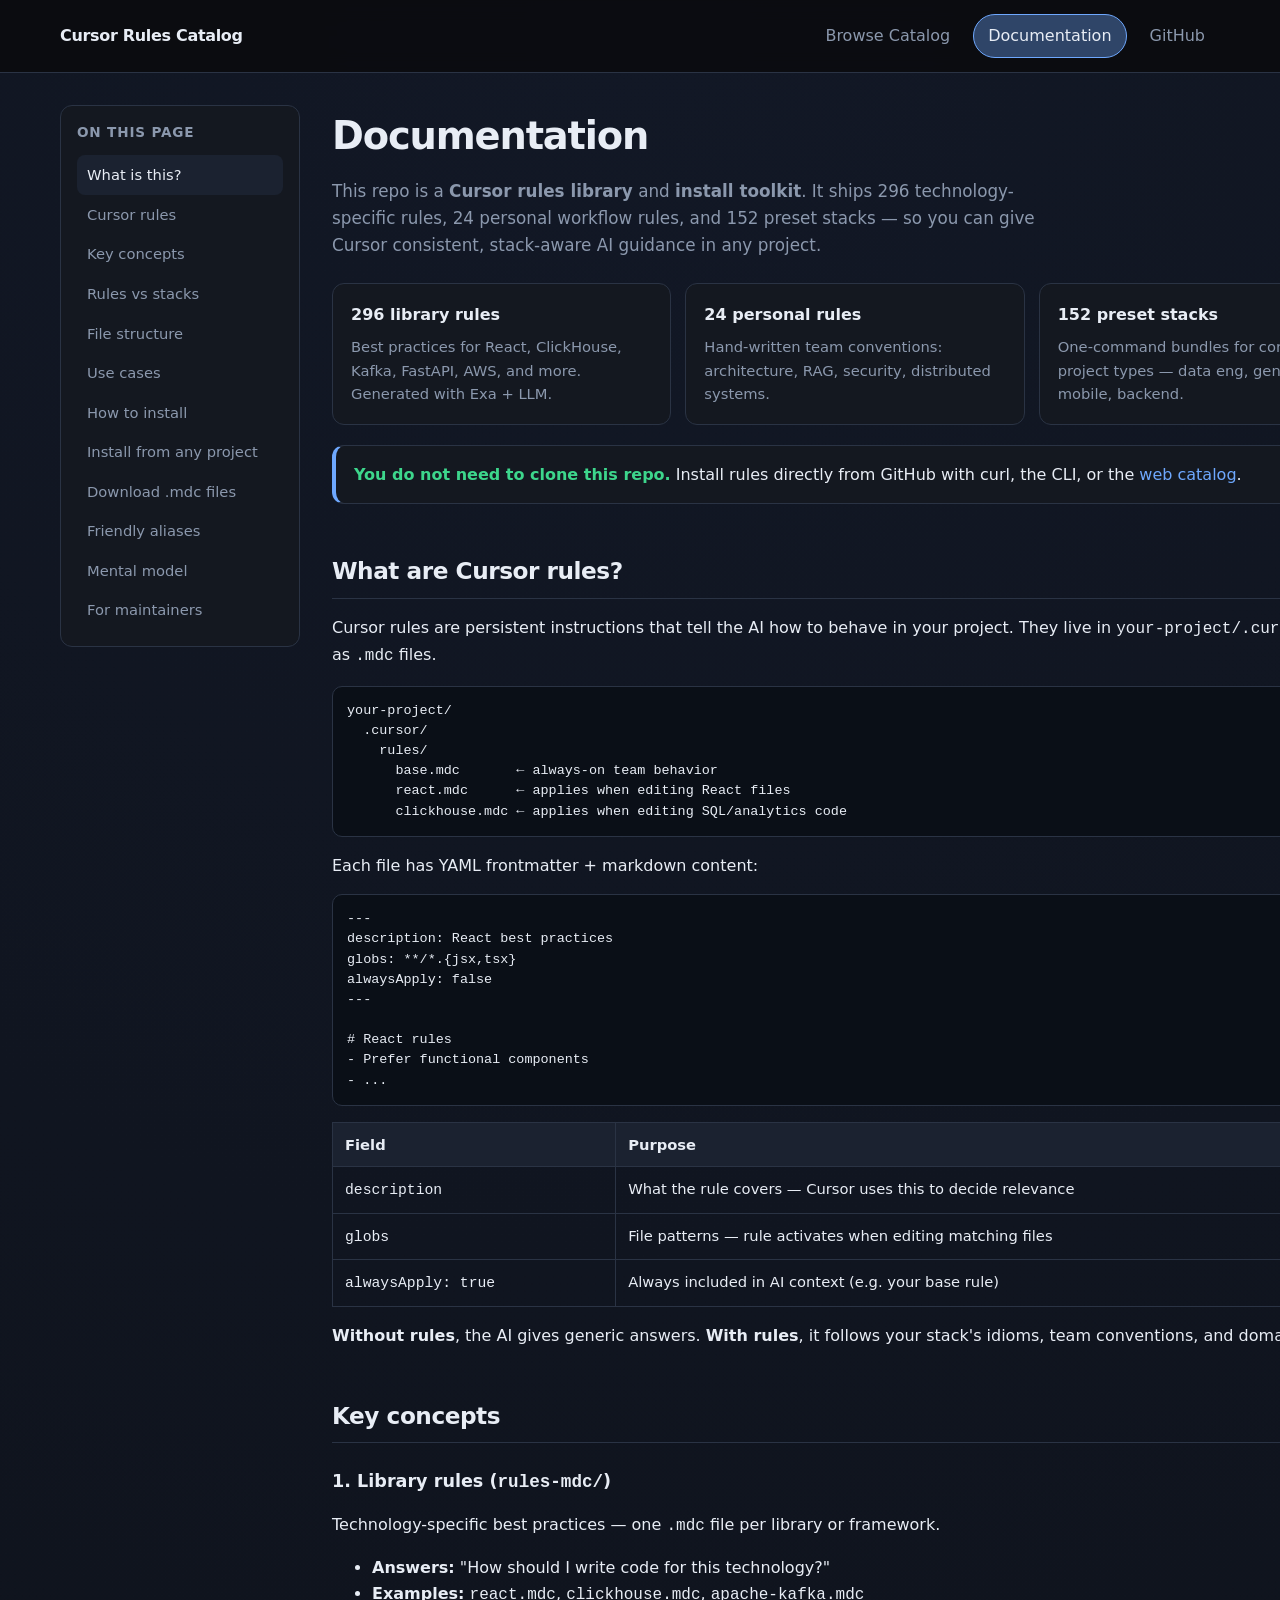
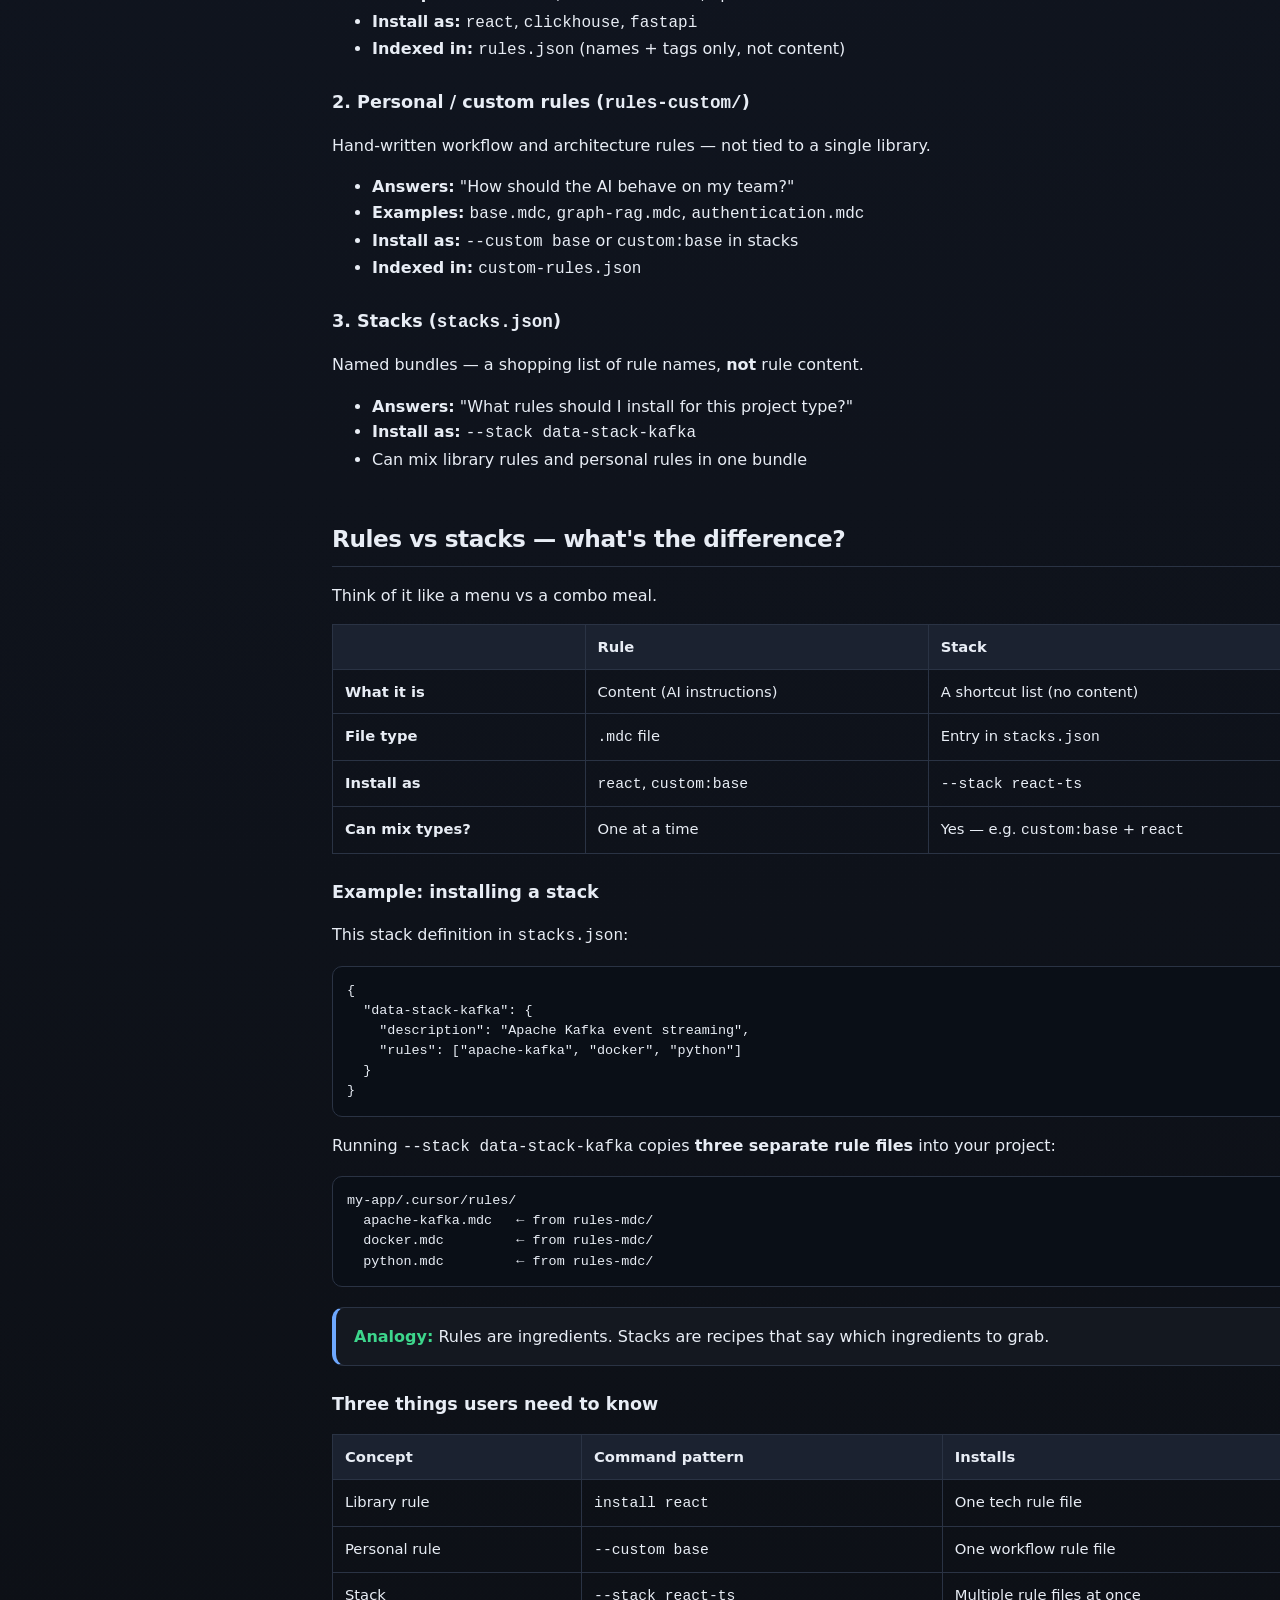
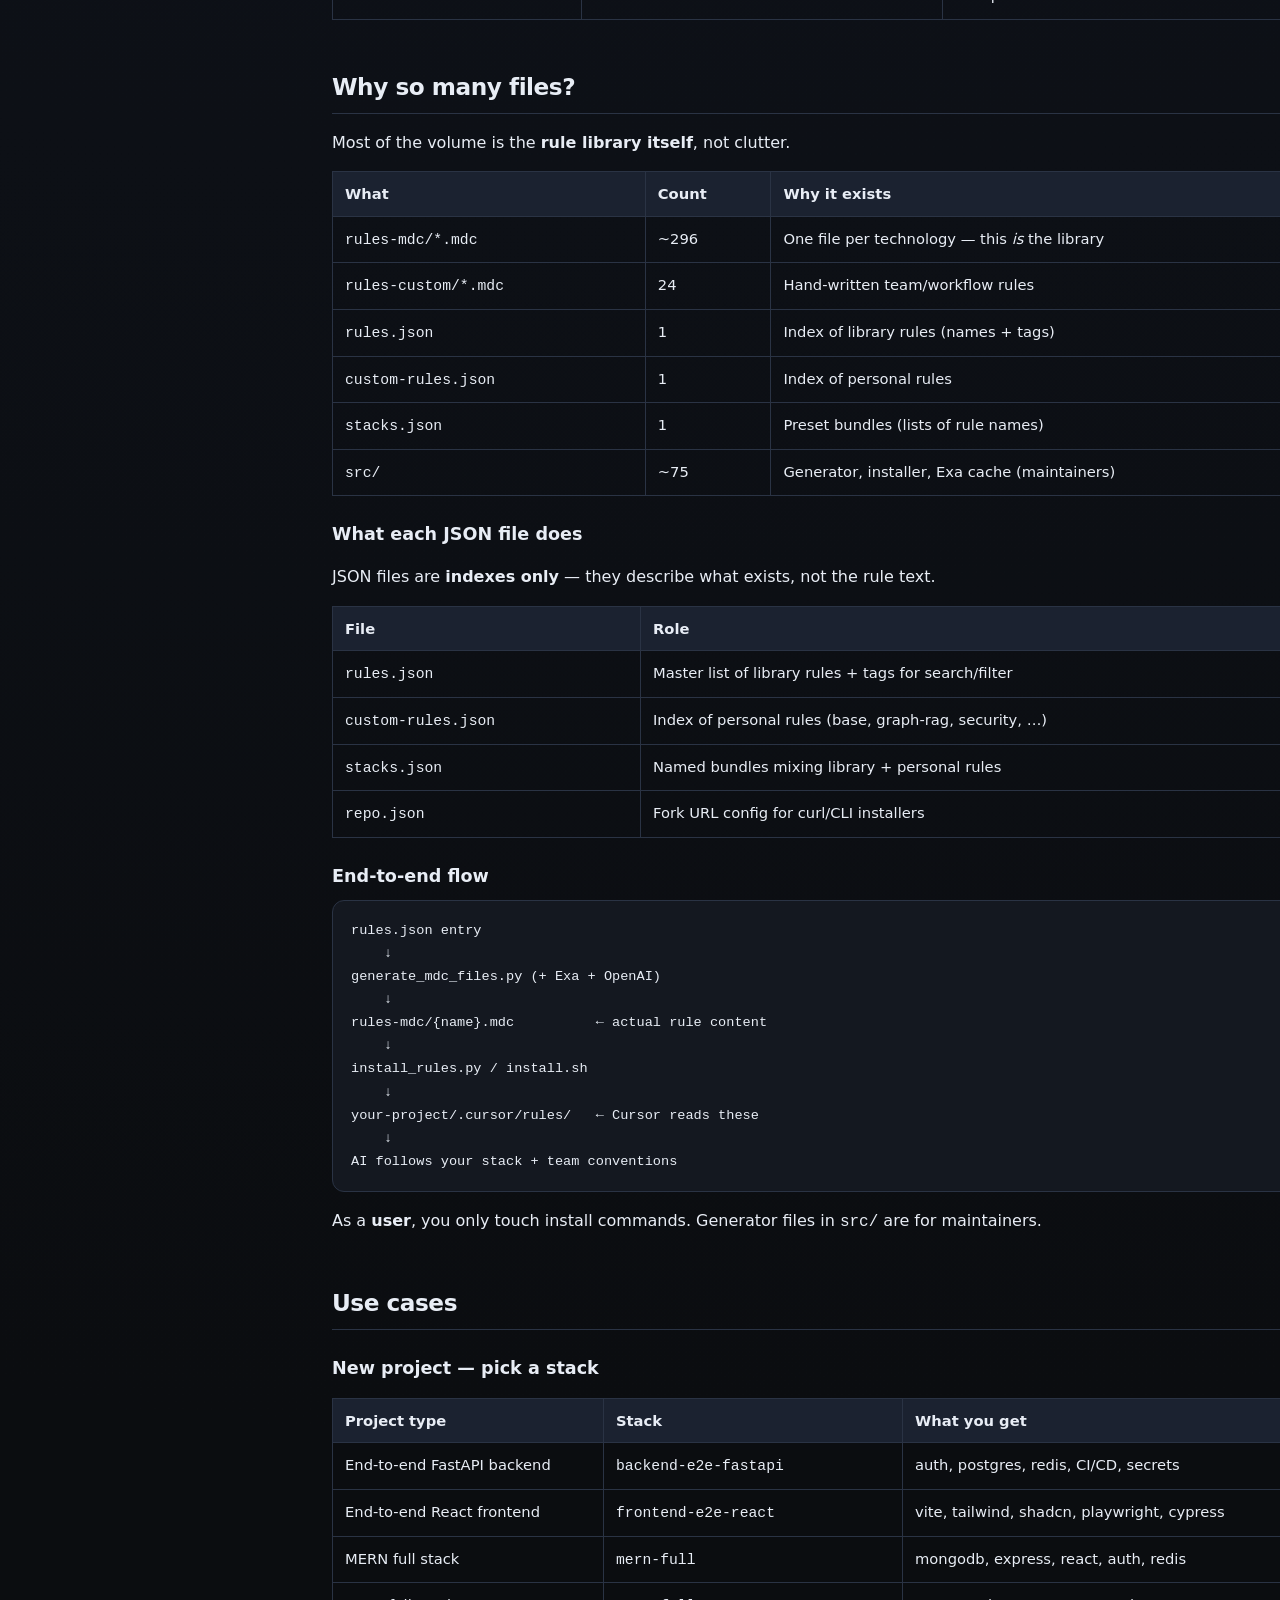
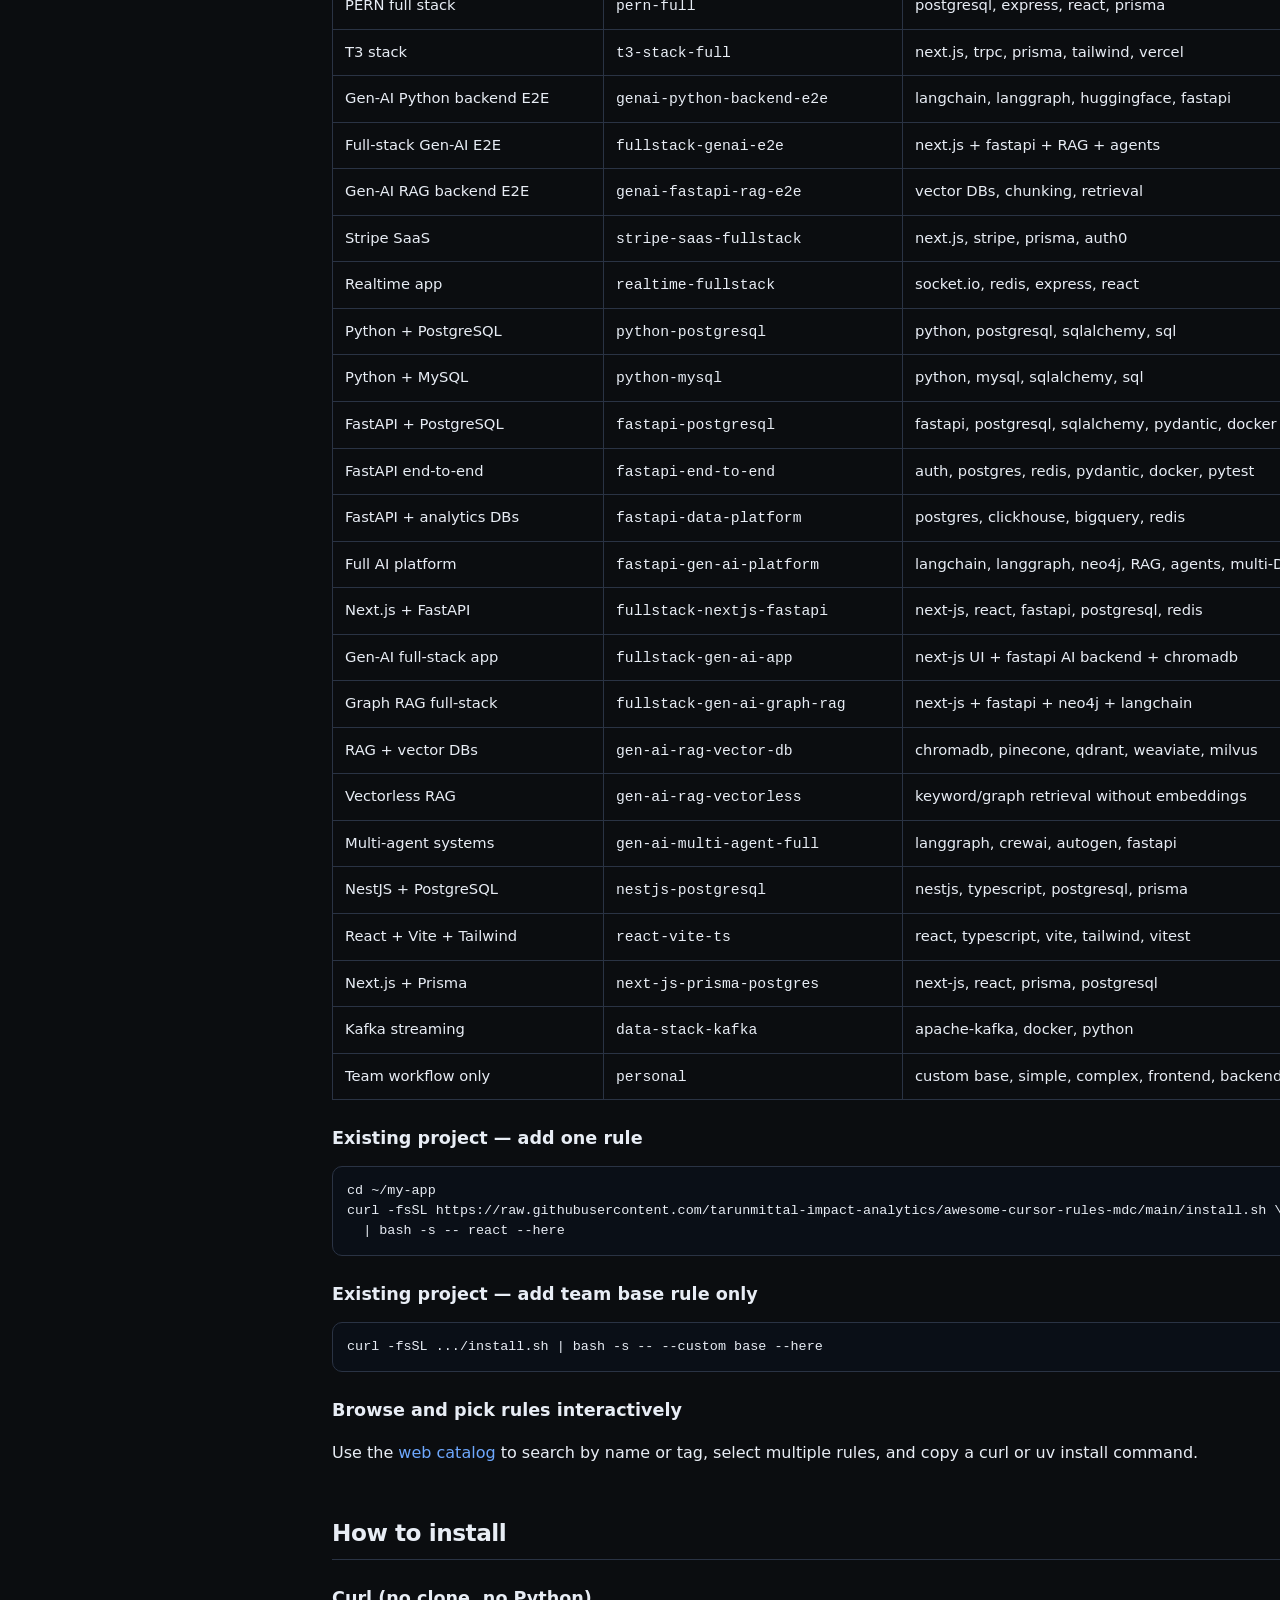
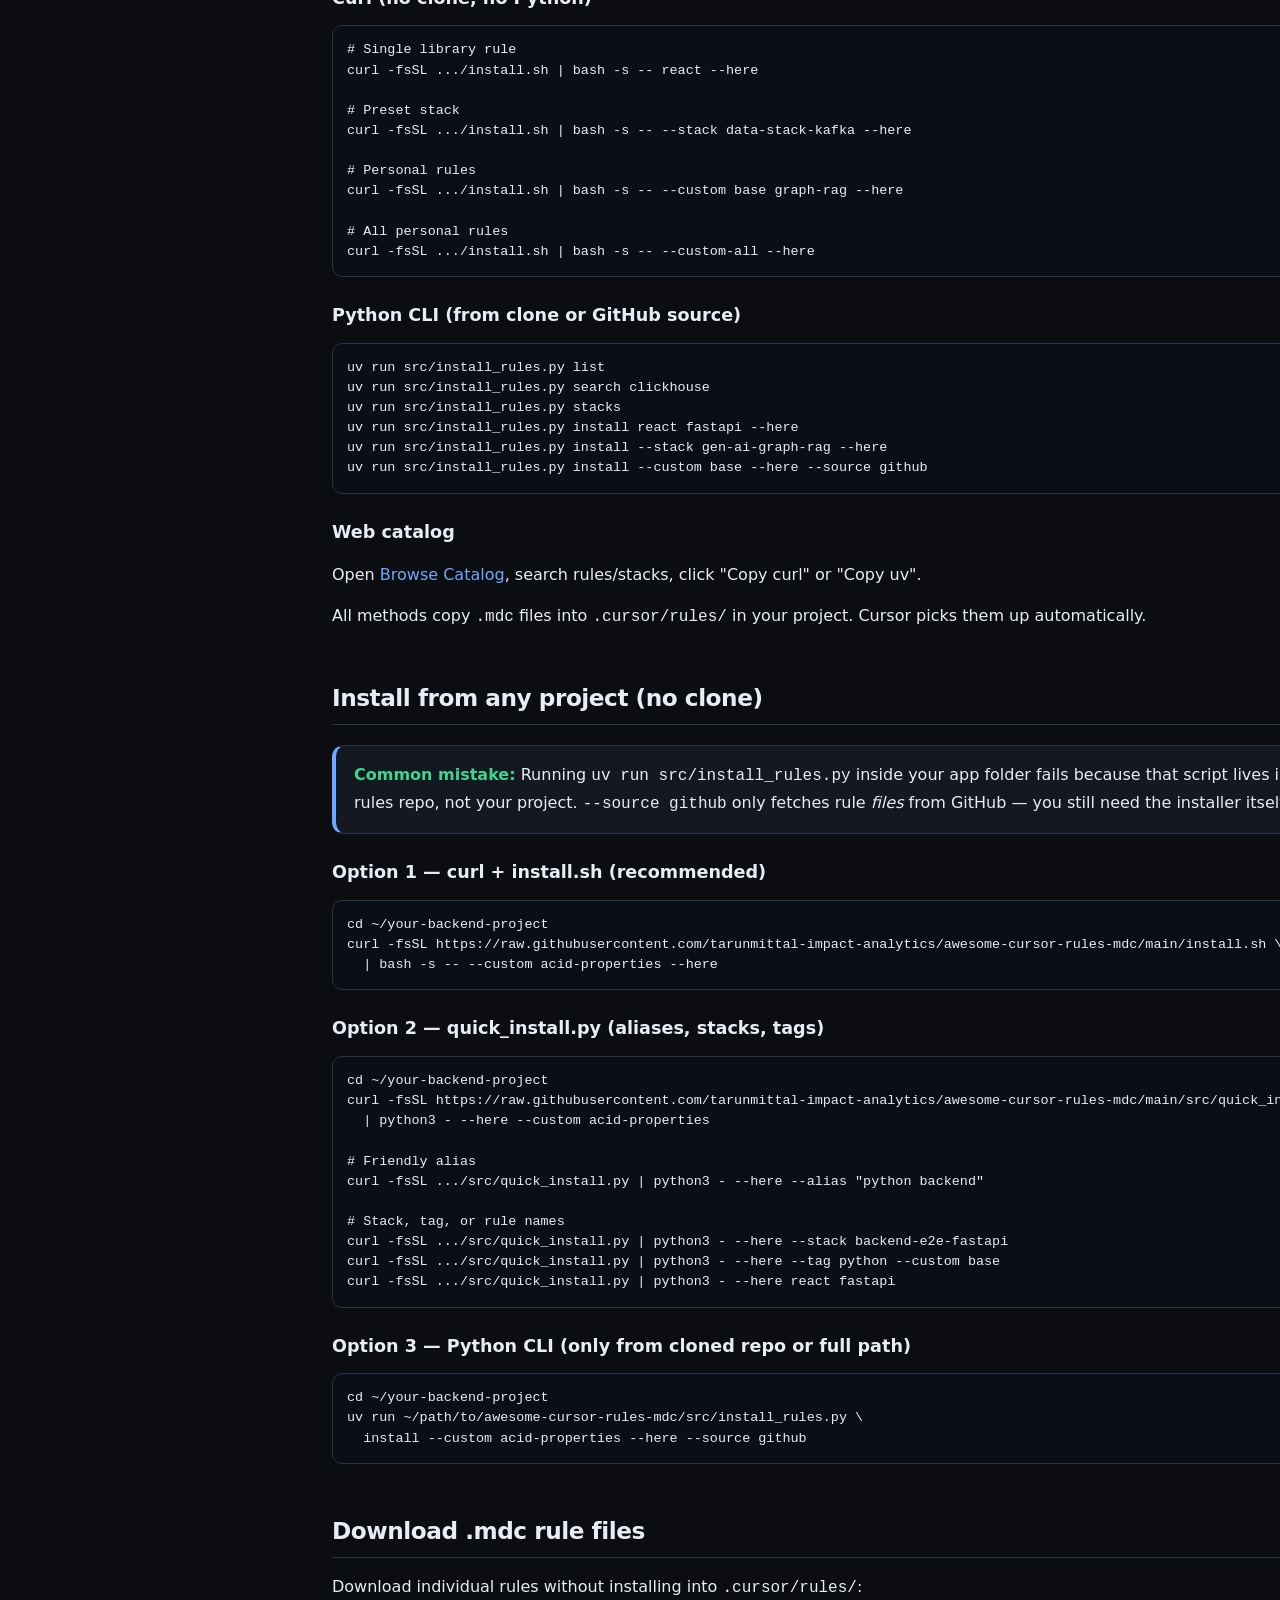
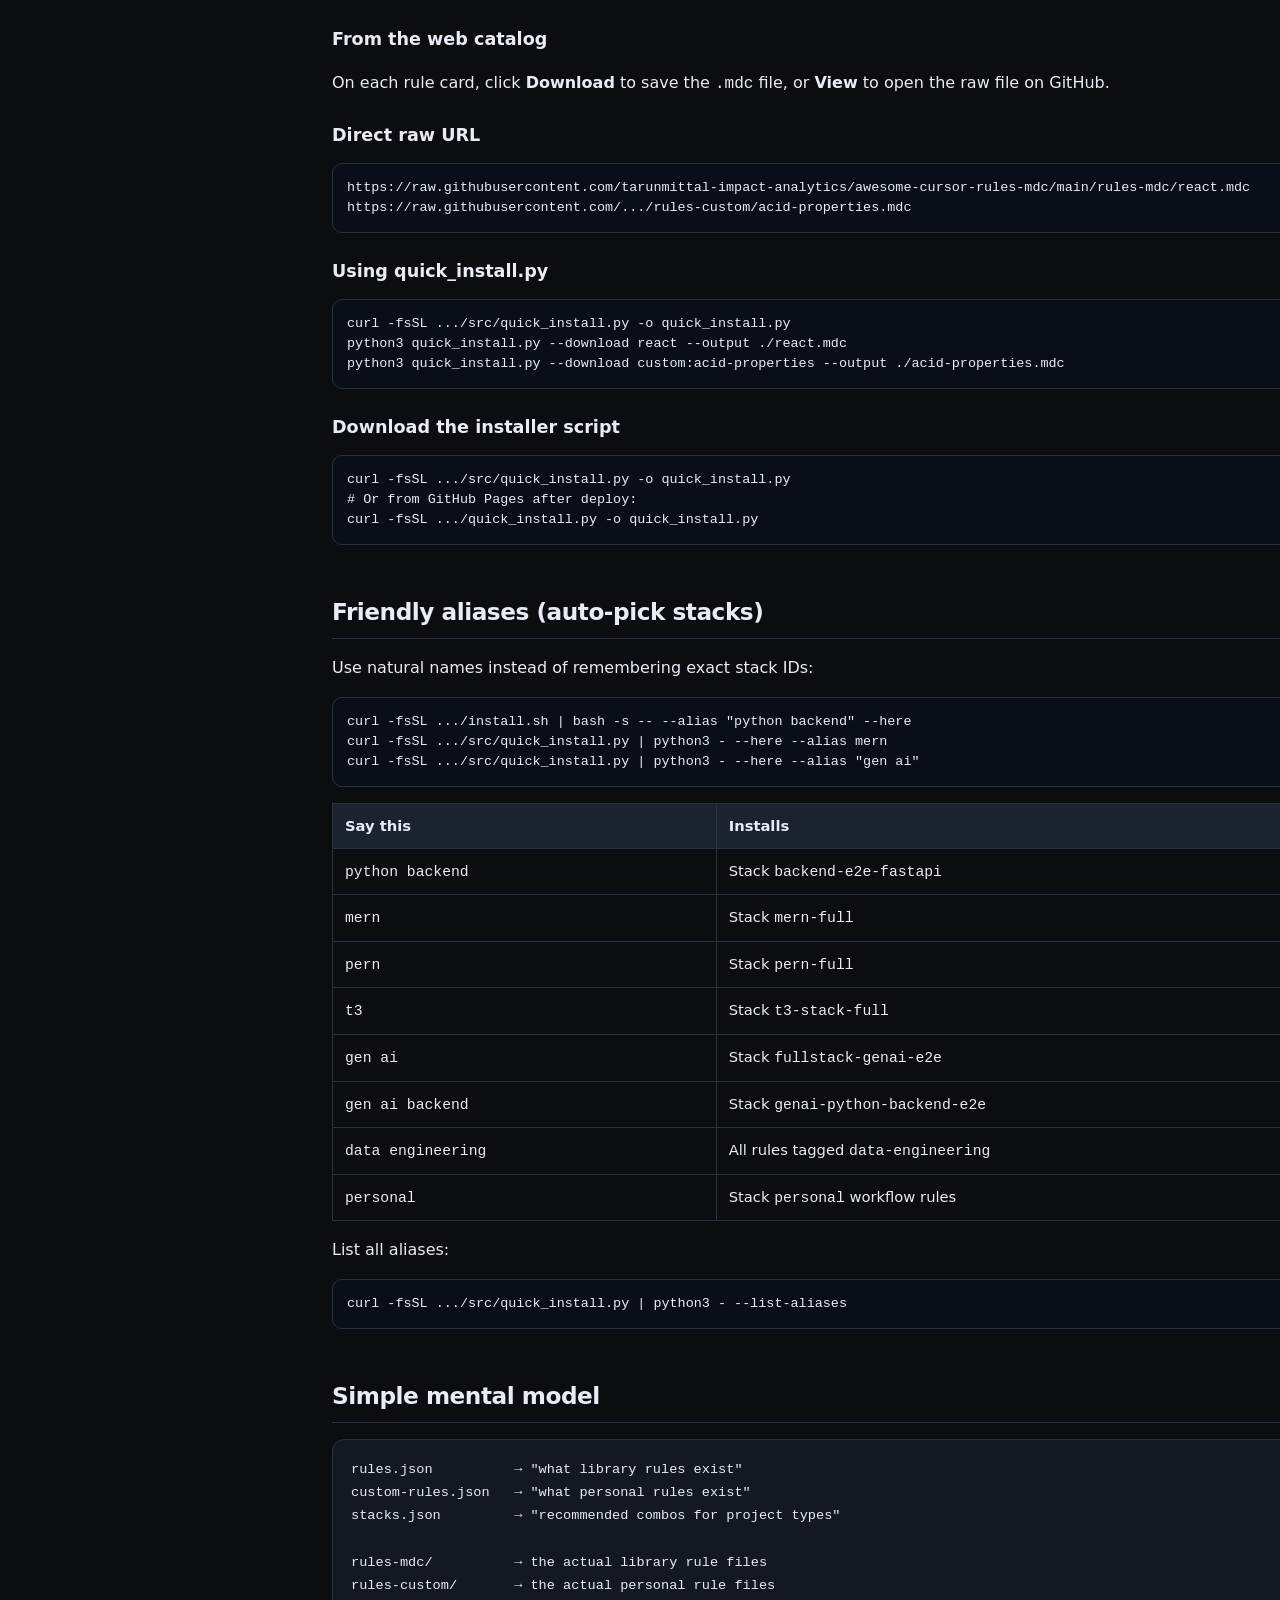
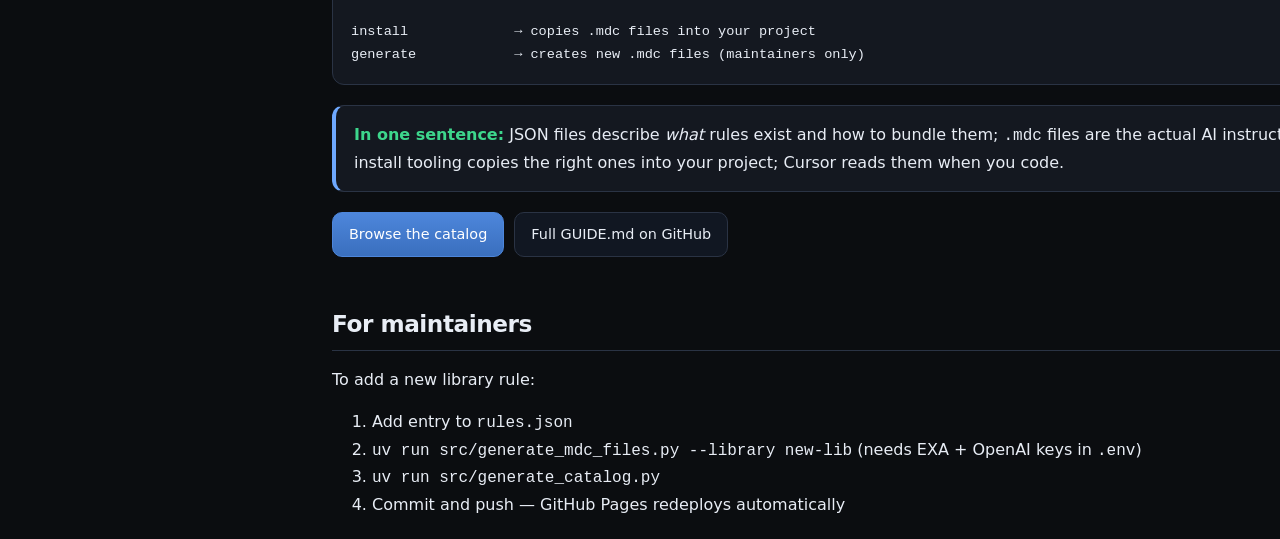
<file: docs/guide.html>
<!DOCTYPE html>
<html lang="en">
<head>
  <meta charset="UTF-8">
  <meta name="viewport" content="width=device-width, initial-scale=1.0">
  <title>Documentation — Cursor Rules Catalog</title>
  <meta name="description" content="What this repo is, how rules and stacks differ, use cases, and how to install Cursor MDC rules.">
  <link rel="stylesheet" href="styles.css">
</head>
<body>
  <nav class="site-nav">
    <div class="site-nav-inner">
      <a class="site-brand" href="index.html">Cursor Rules Catalog</a>
      <div class="site-links">
        <a href="index.html">Browse Catalog</a>
        <a href="guide.html" class="active">Documentation</a>
        <a id="github-link" href="https://github.com/tarunmittal-impact-analytics/awesome-cursor-rules-mdc" target="_blank" rel="noreferrer">GitHub</a>
      </div>
    </div>
  </nav>

  <div class="container">
    <div class="docs-layout">
      <aside class="docs-sidebar">
        <h2>On this page</h2>
        <a href="#what-is-it">What is this?</a>
        <a href="#cursor-rules">Cursor rules</a>
        <a href="#key-concepts">Key concepts</a>
        <a href="#rules-vs-stacks">Rules vs stacks</a>
        <a href="#file-structure">File structure</a>
        <a href="#use-cases">Use cases</a>
        <a href="#install">How to install</a>
        <a href="#install-anywhere">Install from any project</a>
        <a href="#download-rules">Download .mdc files</a>
        <a href="#aliases">Friendly aliases</a>
        <a href="#mental-model">Mental model</a>
        <a href="#maintainers">For maintainers</a>
      </aside>

      <main class="docs-content">
        <section id="what-is-it">
          <h1>Documentation</h1>
          <p class="lead">
            This repo is a <strong>Cursor rules library</strong> and <strong>install toolkit</strong>.
            It ships 296 technology-specific rules, 24 personal workflow rules, and 152 preset stacks —
            so you can give Cursor consistent, stack-aware AI guidance in any project.
          </p>

          <div class="card-grid">
            <div class="info-card">
              <h3>296 library rules</h3>
              <p>Best practices for React, ClickHouse, Kafka, FastAPI, AWS, and more. Generated with Exa + LLM.</p>
            </div>
            <div class="info-card">
              <h3>24 personal rules</h3>
              <p>Hand-written team conventions: architecture, RAG, security, distributed systems.</p>
            </div>
            <div class="info-card">
              <h3>152 preset stacks</h3>
              <p>One-command bundles for common project types — data eng, gen-ai, mobile, backend.</p>
            </div>
          </div>

          <div class="callout">
            <strong>You do not need to clone this repo.</strong> Install rules directly from GitHub with curl, the CLI, or the <a href="index.html">web catalog</a>.
          </div>
        </section>

        <section id="cursor-rules">
          <h2>What are Cursor rules?</h2>
          <p>
            Cursor rules are persistent instructions that tell the AI how to behave in your project.
            They live in <code>your-project/.cursor/rules/</code> as <code>.mdc</code> files.
          </p>
          <pre>your-project/
  .cursor/
    rules/
      base.mdc       ← always-on team behavior
      react.mdc      ← applies when editing React files
      clickhouse.mdc ← applies when editing SQL/analytics code</pre>

          <p>Each file has YAML frontmatter + markdown content:</p>
          <pre>---
description: React best practices
globs: **/*.{jsx,tsx}
alwaysApply: false
---

# React rules
- Prefer functional components
- ...</pre>

          <table>
            <thead>
              <tr><th>Field</th><th>Purpose</th></tr>
            </thead>
            <tbody>
              <tr><td><code>description</code></td><td>What the rule covers — Cursor uses this to decide relevance</td></tr>
              <tr><td><code>globs</code></td><td>File patterns — rule activates when editing matching files</td></tr>
              <tr><td><code>alwaysApply: true</code></td><td>Always included in AI context (e.g. your base rule)</td></tr>
            </tbody>
          </table>

          <p><strong>Without rules</strong>, the AI gives generic answers. <strong>With rules</strong>, it follows your stack's idioms, team conventions, and domain patterns.</p>
        </section>

        <section id="key-concepts">
          <h2>Key concepts</h2>

          <h3>1. Library rules (<code>rules-mdc/</code>)</h3>
          <p>Technology-specific best practices — one <code>.mdc</code> file per library or framework.</p>
          <ul>
            <li><strong>Answers:</strong> "How should I write code for this technology?"</li>
            <li><strong>Examples:</strong> <code>react.mdc</code>, <code>clickhouse.mdc</code>, <code>apache-kafka.mdc</code></li>
            <li><strong>Install as:</strong> <code>react</code>, <code>clickhouse</code>, <code>fastapi</code></li>
            <li><strong>Indexed in:</strong> <code>rules.json</code> (names + tags only, not content)</li>
          </ul>

          <h3>2. Personal / custom rules (<code>rules-custom/</code>)</h3>
          <p>Hand-written workflow and architecture rules — not tied to a single library.</p>
          <ul>
            <li><strong>Answers:</strong> "How should the AI behave on my team?"</li>
            <li><strong>Examples:</strong> <code>base.mdc</code>, <code>graph-rag.mdc</code>, <code>authentication.mdc</code></li>
            <li><strong>Install as:</strong> <code>--custom base</code> or <code>custom:base</code> in stacks</li>
            <li><strong>Indexed in:</strong> <code>custom-rules.json</code></li>
          </ul>

          <h3>3. Stacks (<code>stacks.json</code>)</h3>
          <p>Named bundles — a shopping list of rule names, <strong>not</strong> rule content.</p>
          <ul>
            <li><strong>Answers:</strong> "What rules should I install for this project type?"</li>
            <li><strong>Install as:</strong> <code>--stack data-stack-kafka</code></li>
            <li>Can mix library rules and personal rules in one bundle</li>
          </ul>
        </section>

        <section id="rules-vs-stacks">
          <h2>Rules vs stacks — what's the difference?</h2>
          <p>Think of it like a menu vs a combo meal.</p>

          <table>
            <thead>
              <tr><th></th><th>Rule</th><th>Stack</th></tr>
            </thead>
            <tbody>
              <tr><td><strong>What it is</strong></td><td>Content (AI instructions)</td><td>A shortcut list (no content)</td></tr>
              <tr><td><strong>File type</strong></td><td><code>.mdc</code> file</td><td>Entry in <code>stacks.json</code></td></tr>
              <tr><td><strong>Install as</strong></td><td><code>react</code>, <code>custom:base</code></td><td><code>--stack react-ts</code></td></tr>
              <tr><td><strong>Can mix types?</strong></td><td>One at a time</td><td>Yes — e.g. <code>custom:base</code> + <code>react</code></td></tr>
            </tbody>
          </table>

          <h3>Example: installing a stack</h3>
          <p>This stack definition in <code>stacks.json</code>:</p>
          <pre>{
  "data-stack-kafka": {
    "description": "Apache Kafka event streaming",
    "rules": ["apache-kafka", "docker", "python"]
  }
}</pre>

          <p>Running <code>--stack data-stack-kafka</code> copies <strong>three separate rule files</strong> into your project:</p>
          <pre>my-app/.cursor/rules/
  apache-kafka.mdc   ← from rules-mdc/
  docker.mdc         ← from rules-mdc/
  python.mdc         ← from rules-mdc/</pre>

          <div class="callout">
            <strong>Analogy:</strong> Rules are ingredients. Stacks are recipes that say which ingredients to grab.
          </div>

          <h3>Three things users need to know</h3>
          <table>
            <thead>
              <tr><th>Concept</th><th>Command pattern</th><th>Installs</th></tr>
            </thead>
            <tbody>
              <tr><td>Library rule</td><td><code>install react</code></td><td>One tech rule file</td></tr>
              <tr><td>Personal rule</td><td><code>--custom base</code></td><td>One workflow rule file</td></tr>
              <tr><td>Stack</td><td><code>--stack react-ts</code></td><td>Multiple rule files at once</td></tr>
            </tbody>
          </table>
        </section>

        <section id="file-structure">
          <h2>Why so many files?</h2>
          <p>Most of the volume is the <strong>rule library itself</strong>, not clutter.</p>

          <table>
            <thead>
              <tr><th>What</th><th>Count</th><th>Why it exists</th></tr>
            </thead>
            <tbody>
              <tr><td><code>rules-mdc/*.mdc</code></td><td>~296</td><td>One file per technology — this <em>is</em> the library</td></tr>
              <tr><td><code>rules-custom/*.mdc</code></td><td>24</td><td>Hand-written team/workflow rules</td></tr>
              <tr><td><code>rules.json</code></td><td>1</td><td>Index of library rules (names + tags)</td></tr>
              <tr><td><code>custom-rules.json</code></td><td>1</td><td>Index of personal rules</td></tr>
              <tr><td><code>stacks.json</code></td><td>1</td><td>Preset bundles (lists of rule names)</td></tr>
              <tr><td><code>src/</code></td><td>~75</td><td>Generator, installer, Exa cache (maintainers)</td></tr>
            </tbody>
          </table>

          <h3>What each JSON file does</h3>
          <p>JSON files are <strong>indexes only</strong> — they describe what exists, not the rule text.</p>

          <table>
            <thead>
              <tr><th>File</th><th>Role</th></tr>
            </thead>
            <tbody>
              <tr><td><code>rules.json</code></td><td>Master list of library rules + tags for search/filter</td></tr>
              <tr><td><code>custom-rules.json</code></td><td>Index of personal rules (base, graph-rag, security, …)</td></tr>
              <tr><td><code>stacks.json</code></td><td>Named bundles mixing library + personal rules</td></tr>
              <tr><td><code>repo.json</code></td><td>Fork URL config for curl/CLI installers</td></tr>
            </tbody>
          </table>

          <h3>End-to-end flow</h3>
          <div class="flow">rules.json entry
    ↓
generate_mdc_files.py (+ Exa + OpenAI)
    ↓
rules-mdc/{name}.mdc          ← actual rule content
    ↓
install_rules.py / install.sh
    ↓
your-project/.cursor/rules/   ← Cursor reads these
    ↓
AI follows your stack + team conventions</div>

          <p>As a <strong>user</strong>, you only touch install commands. Generator files in <code>src/</code> are for maintainers.</p>
        </section>

        <section id="use-cases">
          <h2>Use cases</h2>

          <h3>New project — pick a stack</h3>
          <table>
            <thead>
              <tr><th>Project type</th><th>Stack</th><th>What you get</th></tr>
            </thead>
            <tbody>
              <tr><td>End-to-end FastAPI backend</td><td><code>backend-e2e-fastapi</code></td><td>auth, postgres, redis, CI/CD, secrets</td></tr>
              <tr><td>End-to-end React frontend</td><td><code>frontend-e2e-react</code></td><td>vite, tailwind, shadcn, playwright, cypress</td></tr>
              <tr><td>MERN full stack</td><td><code>mern-full</code></td><td>mongodb, express, react, auth, redis</td></tr>
              <tr><td>PERN full stack</td><td><code>pern-full</code></td><td>postgresql, express, react, prisma</td></tr>
              <tr><td>T3 stack</td><td><code>t3-stack-full</code></td><td>next.js, trpc, prisma, tailwind, vercel</td></tr>
              <tr><td>Gen-AI Python backend E2E</td><td><code>genai-python-backend-e2e</code></td><td>langchain, langgraph, huggingface, fastapi</td></tr>
              <tr><td>Full-stack Gen-AI E2E</td><td><code>fullstack-genai-e2e</code></td><td>next.js + fastapi + RAG + agents</td></tr>
              <tr><td>Gen-AI RAG backend E2E</td><td><code>genai-fastapi-rag-e2e</code></td><td>vector DBs, chunking, retrieval</td></tr>
              <tr><td>Stripe SaaS</td><td><code>stripe-saas-fullstack</code></td><td>next.js, stripe, prisma, auth0</td></tr>
              <tr><td>Realtime app</td><td><code>realtime-fullstack</code></td><td>socket.io, redis, express, react</td></tr>
              <tr><td>Python + PostgreSQL</td><td><code>python-postgresql</code></td><td>python, postgresql, sqlalchemy, sql</td></tr>
              <tr><td>Python + MySQL</td><td><code>python-mysql</code></td><td>python, mysql, sqlalchemy, sql</td></tr>
              <tr><td>FastAPI + PostgreSQL</td><td><code>fastapi-postgresql</code></td><td>fastapi, postgresql, sqlalchemy, pydantic, docker</td></tr>
              <tr><td>FastAPI end-to-end</td><td><code>fastapi-end-to-end</code></td><td>auth, postgres, redis, pydantic, docker, pytest</td></tr>
              <tr><td>FastAPI + analytics DBs</td><td><code>fastapi-data-platform</code></td><td>postgres, clickhouse, bigquery, redis</td></tr>
              <tr><td>Full AI platform</td><td><code>fastapi-gen-ai-platform</code></td><td>langchain, langgraph, neo4j, RAG, agents, multi-DB</td></tr>
              <tr><td>Next.js + FastAPI</td><td><code>fullstack-nextjs-fastapi</code></td><td>next-js, react, fastapi, postgresql, redis</td></tr>
              <tr><td>Gen-AI full-stack app</td><td><code>fullstack-gen-ai-app</code></td><td>next-js UI + fastapi AI backend + chromadb</td></tr>
              <tr><td>Graph RAG full-stack</td><td><code>fullstack-gen-ai-graph-rag</code></td><td>next-js + fastapi + neo4j + langchain</td></tr>
              <tr><td>RAG + vector DBs</td><td><code>gen-ai-rag-vector-db</code></td><td>chromadb, pinecone, qdrant, weaviate, milvus</td></tr>
              <tr><td>Vectorless RAG</td><td><code>gen-ai-rag-vectorless</code></td><td>keyword/graph retrieval without embeddings</td></tr>
              <tr><td>Multi-agent systems</td><td><code>gen-ai-multi-agent-full</code></td><td>langgraph, crewai, autogen, fastapi</td></tr>
              <tr><td>NestJS + PostgreSQL</td><td><code>nestjs-postgresql</code></td><td>nestjs, typescript, postgresql, prisma</td></tr>
              <tr><td>React + Vite + Tailwind</td><td><code>react-vite-ts</code></td><td>react, typescript, vite, tailwind, vitest</td></tr>
              <tr><td>Next.js + Prisma</td><td><code>next-js-prisma-postgres</code></td><td>next-js, react, prisma, postgresql</td></tr>
              <tr><td>Kafka streaming</td><td><code>data-stack-kafka</code></td><td>apache-kafka, docker, python</td></tr>
              <tr><td>Team workflow only</td><td><code>personal</code></td><td>custom base, simple, complex, frontend, backend</td></tr>
            </tbody>
          </table>

          <h3>Existing project — add one rule</h3>
          <pre>cd ~/my-app
curl -fsSL https://raw.githubusercontent.com/tarunmittal-impact-analytics/awesome-cursor-rules-mdc/main/install.sh \
  | bash -s -- react --here</pre>

          <h3>Existing project — add team base rule only</h3>
          <pre>curl -fsSL .../install.sh | bash -s -- --custom base --here</pre>

          <h3>Browse and pick rules interactively</h3>
          <p>Use the <a href="index.html">web catalog</a> to search by name or tag, select multiple rules, and copy a curl or uv install command.</p>
        </section>

        <section id="install">
          <h2>How to install</h2>

          <h3>Curl (no clone, no Python)</h3>
          <pre># Single library rule
curl -fsSL .../install.sh | bash -s -- react --here

# Preset stack
curl -fsSL .../install.sh | bash -s -- --stack data-stack-kafka --here

# Personal rules
curl -fsSL .../install.sh | bash -s -- --custom base graph-rag --here

# All personal rules
curl -fsSL .../install.sh | bash -s -- --custom-all --here</pre>

          <h3>Python CLI (from clone or GitHub source)</h3>
          <pre>uv run src/install_rules.py list
uv run src/install_rules.py search clickhouse
uv run src/install_rules.py stacks
uv run src/install_rules.py install react fastapi --here
uv run src/install_rules.py install --stack gen-ai-graph-rag --here
uv run src/install_rules.py install --custom base --here --source github</pre>

          <h3>Web catalog</h3>
          <p>Open <a href="index.html">Browse Catalog</a>, search rules/stacks, click "Copy curl" or "Copy uv".</p>

          <p>All methods copy <code>.mdc</code> files into <code>.cursor/rules/</code> in your project. Cursor picks them up automatically.</p>
        </section>

        <section id="install-anywhere">
          <h2>Install from any project (no clone)</h2>
          <div class="callout">
            <strong>Common mistake:</strong> Running <code>uv run src/install_rules.py</code> inside your app folder fails because that script lives in the rules repo, not your project.
            <code>--source github</code> only fetches rule <em>files</em> from GitHub — you still need the installer itself.
          </div>

          <h3>Option 1 — curl + install.sh (recommended)</h3>
          <pre>cd ~/your-backend-project
curl -fsSL https://raw.githubusercontent.com/tarunmittal-impact-analytics/awesome-cursor-rules-mdc/main/install.sh \
  | bash -s -- --custom acid-properties --here</pre>

          <h3>Option 2 — quick_install.py (aliases, stacks, tags)</h3>
          <pre>cd ~/your-backend-project
curl -fsSL https://raw.githubusercontent.com/tarunmittal-impact-analytics/awesome-cursor-rules-mdc/main/src/quick_install.py \
  | python3 - --here --custom acid-properties

# Friendly alias
curl -fsSL .../src/quick_install.py | python3 - --here --alias "python backend"

# Stack, tag, or rule names
curl -fsSL .../src/quick_install.py | python3 - --here --stack backend-e2e-fastapi
curl -fsSL .../src/quick_install.py | python3 - --here --tag python --custom base
curl -fsSL .../src/quick_install.py | python3 - --here react fastapi</pre>

          <h3>Option 3 — Python CLI (only from cloned repo or full path)</h3>
          <pre>cd ~/your-backend-project
uv run ~/path/to/awesome-cursor-rules-mdc/src/install_rules.py \
  install --custom acid-properties --here --source github</pre>
        </section>

        <section id="download-rules">
          <h2>Download .mdc rule files</h2>
          <p>Download individual rules without installing into <code>.cursor/rules/</code>:</p>

          <h3>From the web catalog</h3>
          <p>On each rule card, click <strong>Download</strong> to save the <code>.mdc</code> file, or <strong>View</strong> to open the raw file on GitHub.</p>

          <h3>Direct raw URL</h3>
          <pre>https://raw.githubusercontent.com/tarunmittal-impact-analytics/awesome-cursor-rules-mdc/main/rules-mdc/react.mdc
https://raw.githubusercontent.com/.../rules-custom/acid-properties.mdc</pre>

          <h3>Using quick_install.py</h3>
          <pre>curl -fsSL .../src/quick_install.py -o quick_install.py
python3 quick_install.py --download react --output ./react.mdc
python3 quick_install.py --download custom:acid-properties --output ./acid-properties.mdc</pre>

          <h3>Download the installer script</h3>
          <pre>curl -fsSL .../src/quick_install.py -o quick_install.py
# Or from GitHub Pages after deploy:
curl -fsSL .../quick_install.py -o quick_install.py</pre>
        </section>

        <section id="aliases">
          <h2>Friendly aliases (auto-pick stacks)</h2>
          <p>Use natural names instead of remembering exact stack IDs:</p>
          <pre>curl -fsSL .../install.sh | bash -s -- --alias "python backend" --here
curl -fsSL .../src/quick_install.py | python3 - --here --alias mern
curl -fsSL .../src/quick_install.py | python3 - --here --alias "gen ai"</pre>

          <table>
            <thead><tr><th>Say this</th><th>Installs</th></tr></thead>
            <tbody>
              <tr><td><code>python backend</code></td><td>Stack <code>backend-e2e-fastapi</code></td></tr>
              <tr><td><code>mern</code></td><td>Stack <code>mern-full</code></td></tr>
              <tr><td><code>pern</code></td><td>Stack <code>pern-full</code></td></tr>
              <tr><td><code>t3</code></td><td>Stack <code>t3-stack-full</code></td></tr>
              <tr><td><code>gen ai</code></td><td>Stack <code>fullstack-genai-e2e</code></td></tr>
              <tr><td><code>gen ai backend</code></td><td>Stack <code>genai-python-backend-e2e</code></td></tr>
              <tr><td><code>data engineering</code></td><td>All rules tagged <code>data-engineering</code></td></tr>
              <tr><td><code>personal</code></td><td>Stack <code>personal</code> workflow rules</td></tr>
            </tbody>
          </table>

          <p>List all aliases:</p>
          <pre>curl -fsSL .../src/quick_install.py | python3 - --list-aliases</pre>
        </section>

        <section id="mental-model">
          <h2>Simple mental model</h2>

          <div class="flow">rules.json          → "what library rules exist"
custom-rules.json   → "what personal rules exist"
stacks.json         → "recommended combos for project types"

rules-mdc/          → the actual library rule files
rules-custom/       → the actual personal rule files

install             → copies .mdc files into your project
generate            → creates new .mdc files (maintainers only)</div>

          <div class="callout">
            <strong>In one sentence:</strong> JSON files describe <em>what</em> rules exist and how to bundle them;
            <code>.mdc</code> files are the actual AI instructions; install tooling copies the right ones into your project;
            Cursor reads them when you code.
          </div>

          <div class="hero-actions">
            <a class="btn primary" href="index.html">Browse the catalog</a>
            <a class="btn" id="guide-repo-link" href="https://github.com/tarunmittal-impact-analytics/awesome-cursor-rules-mdc/blob/main/GUIDE.md" target="_blank" rel="noreferrer">Full GUIDE.md on GitHub</a>
          </div>
        </section>

        <section id="maintainers">
          <h2>For maintainers</h2>
          <p>To add a new library rule:</p>
          <ol>
            <li>Add entry to <code>rules.json</code></li>
            <li><code>uv run src/generate_mdc_files.py --library new-lib</code> (needs EXA + OpenAI keys in <code>.env</code>)</li>
            <li><code>uv run src/generate_catalog.py</code></li>
            <li>Commit and push — GitHub Pages redeploys automatically</li>
          </ol>
          <p>See <a id="guide-md-link" href="https://github.com/tarunmittal-impact-analytics/awesome-cursor-rules-mdc/blob/main/GUIDE.md">GUIDE.md</a> for full CLI reference, fork config, and troubleshooting.</p>
        </section>

        <footer>
          Part of <a id="footer-repo-link" href="https://github.com/tarunmittal-impact-analytics/awesome-cursor-rules-mdc">awesome-cursor-rules-mdc</a>.
          Rules install into <code>.cursor/rules/</code>.
        </footer>
      </main>
    </div>
  </div>

  <script>
    fetch("catalog.json")
      .then((r) => r.json())
      .then((catalog) => {
        const url = catalog.githubUrl || `https://github.com/${catalog.repo}`;
        document.getElementById("github-link").href = url;
        document.getElementById("footer-repo-link").href = url;
        document.getElementById("footer-repo-link").textContent = catalog.repo;
        document.getElementById("guide-repo-link").href = `${url}/blob/${catalog.branch || "main"}/GUIDE.md`;
        document.getElementById("guide-md-link").href = `${url}/blob/${catalog.branch || "main"}/GUIDE.md`;
      })
      .catch(() => {});

    const sections = document.querySelectorAll(".docs-content section[id]");
    const navLinks = document.querySelectorAll(".docs-sidebar a");

    const observer = new IntersectionObserver((entries) => {
      entries.forEach((entry) => {
        if (entry.isIntersecting) {
          navLinks.forEach((link) => {
            link.classList.toggle("active", link.getAttribute("href") === `#${entry.target.id}`);
          });
        }
      });
    }, { rootMargin: "-30% 0px -60% 0px" });

    sections.forEach((section) => observer.observe(section));
  </script>
</body>
</html>
</file>
<file: docs/styles.css>
:root {
  --bg: #0b0d10;
  --surface: #141820;
  --surface-2: #1b2230;
  --border: #2a3344;
  --text: #e8edf5;
  --muted: #8b98ad;
  --accent: #6ea8fe;
  --accent-2: #3dd68c;
  --chip: #222b3a;
  --chip-active: #2f4568;
  --radius: 12px;
  --shadow: 0 10px 30px rgba(0, 0, 0, 0.35);
  font-family: Inter, ui-sans-serif, system-ui, -apple-system, BlinkMacSystemFont, "Segoe UI", sans-serif;
}

* { box-sizing: border-box; }

body {
  margin: 0;
  background: radial-gradient(circle at top, #121826 0%, var(--bg) 45%);
  color: var(--text);
  min-height: 100vh;
  line-height: 1.6;
}

a { color: var(--accent); text-decoration: none; }
a:hover { text-decoration: underline; }

code, pre {
  font-family: ui-monospace, SFMono-Regular, Menlo, Monaco, Consolas, monospace;
}

.site-nav {
  position: sticky;
  top: 0;
  z-index: 100;
  background: rgba(11, 13, 16, 0.92);
  backdrop-filter: blur(10px);
  border-bottom: 1px solid var(--border);
}

.site-nav-inner {
  max-width: 1200px;
  margin: 0 auto;
  padding: 14px 20px;
  display: flex;
  align-items: center;
  justify-content: space-between;
  gap: 16px;
  flex-wrap: wrap;
}

.site-brand {
  font-weight: 700;
  color: var(--text);
  letter-spacing: -0.02em;
}

.site-links {
  display: flex;
  gap: 8px;
  flex-wrap: wrap;
}

.site-links a {
  padding: 8px 14px;
  border-radius: 999px;
  color: var(--muted);
  border: 1px solid transparent;
}

.site-links a:hover,
.site-links a.active {
  color: var(--text);
  background: var(--chip);
  border-color: var(--border);
  text-decoration: none;
}

.site-links a.active {
  background: var(--chip-active);
  border-color: var(--accent);
}

.container {
  max-width: 1200px;
  margin: 0 auto;
  padding: 32px 20px 64px;
}

.docs-layout {
  display: grid;
  grid-template-columns: 240px 1fr;
  gap: 32px;
  align-items: start;
}

.docs-sidebar {
  position: sticky;
  top: 72px;
  background: var(--surface);
  border: 1px solid var(--border);
  border-radius: var(--radius);
  padding: 16px;
}

.docs-sidebar h2 {
  margin: 0 0 12px;
  font-size: 0.85rem;
  text-transform: uppercase;
  letter-spacing: 0.06em;
  color: var(--muted);
}

.docs-sidebar a {
  display: block;
  padding: 8px 10px;
  border-radius: 8px;
  color: var(--muted);
  font-size: 0.92rem;
}

.docs-sidebar a:hover,
.docs-sidebar a.active {
  background: var(--surface-2);
  color: var(--text);
  text-decoration: none;
}

.docs-content section {
  margin-bottom: 48px;
  scroll-margin-top: 88px;
}

.docs-content h1 {
  margin: 0 0 12px;
  font-size: clamp(1.8rem, 4vw, 2.4rem);
  letter-spacing: -0.03em;
}

.docs-content h2 {
  margin: 0 0 16px;
  font-size: 1.45rem;
  letter-spacing: -0.02em;
  padding-bottom: 8px;
  border-bottom: 1px solid var(--border);
}

.docs-content h3 {
  margin: 24px 0 10px;
  font-size: 1.1rem;
}

.lead {
  color: var(--muted);
  font-size: 1.05rem;
  max-width: 720px;
  margin: 0 0 24px;
}

.card-grid {
  display: grid;
  grid-template-columns: repeat(auto-fill, minmax(260px, 1fr));
  gap: 14px;
  margin: 20px 0;
}

.info-card {
  background: var(--surface);
  border: 1px solid var(--border);
  border-radius: var(--radius);
  padding: 18px;
}

.info-card h3 {
  margin: 0 0 8px;
  font-size: 1rem;
}

.info-card p {
  margin: 0;
  color: var(--muted);
  font-size: 0.92rem;
}

table {
  width: 100%;
  border-collapse: collapse;
  margin: 16px 0;
  font-size: 0.92rem;
}

th, td {
  border: 1px solid var(--border);
  padding: 10px 12px;
  text-align: left;
  vertical-align: top;
}

th {
  background: var(--surface-2);
}

pre {
  background: #0a0f17;
  border: 1px solid var(--border);
  border-radius: 10px;
  padding: 14px;
  overflow-x: auto;
  font-size: 0.84rem;
  line-height: 1.5;
}

.callout {
  background: var(--surface);
  border: 1px solid var(--border);
  border-left: 4px solid var(--accent);
  border-radius: var(--radius);
  padding: 16px 18px;
  margin: 20px 0;
}

.callout strong { color: var(--accent-2); }

.flow {
  background: var(--surface);
  border: 1px solid var(--border);
  border-radius: var(--radius);
  padding: 18px;
  font-family: ui-monospace, monospace;
  font-size: 0.85rem;
  line-height: 1.7;
  white-space: pre-wrap;
}

.hero-banner {
  background: linear-gradient(135deg, rgba(47, 69, 104, 0.45), rgba(20, 24, 32, 0.9));
  border: 1px solid var(--border);
  border-radius: var(--radius);
  padding: 20px 22px;
  margin-bottom: 24px;
}

.hero-banner p {
  margin: 0 0 12px;
  color: var(--muted);
}

.hero-actions {
  display: flex;
  gap: 10px;
  flex-wrap: wrap;
}

.btn {
  display: inline-block;
  padding: 10px 16px;
  border-radius: 10px;
  border: 1px solid var(--border);
  background: #111722;
  color: var(--text);
  font-size: 0.9rem;
}

.btn.primary {
  background: linear-gradient(180deg, #4d86db, #3a6fbe);
  border-color: #4d86db;
  color: white;
}

.btn:hover {
  filter: brightness(1.08);
  text-decoration: none;
}

footer {
  margin-top: 40px;
  color: var(--muted);
  font-size: 0.9rem;
}

@media (max-width: 900px) {
  .docs-layout {
    grid-template-columns: 1fr;
  }

  .docs-sidebar {
    position: static;
  }
}
</file>
